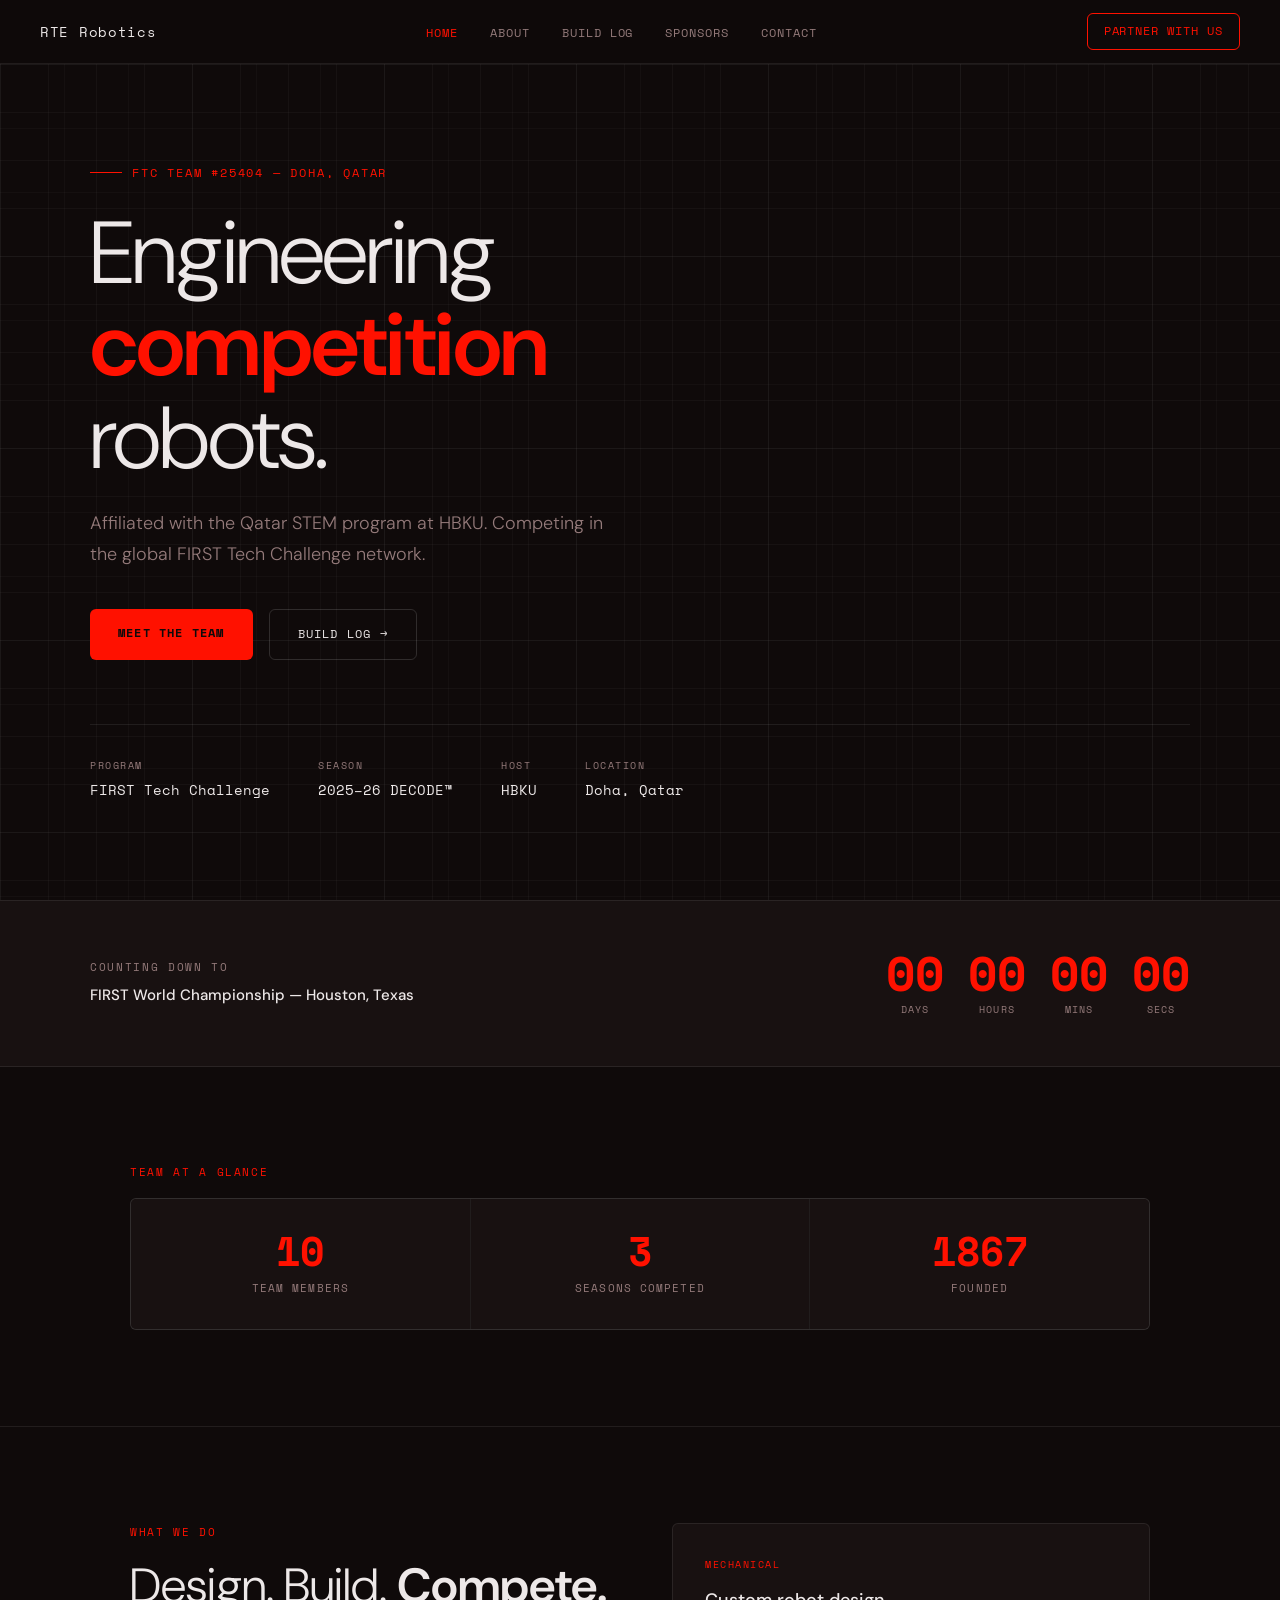
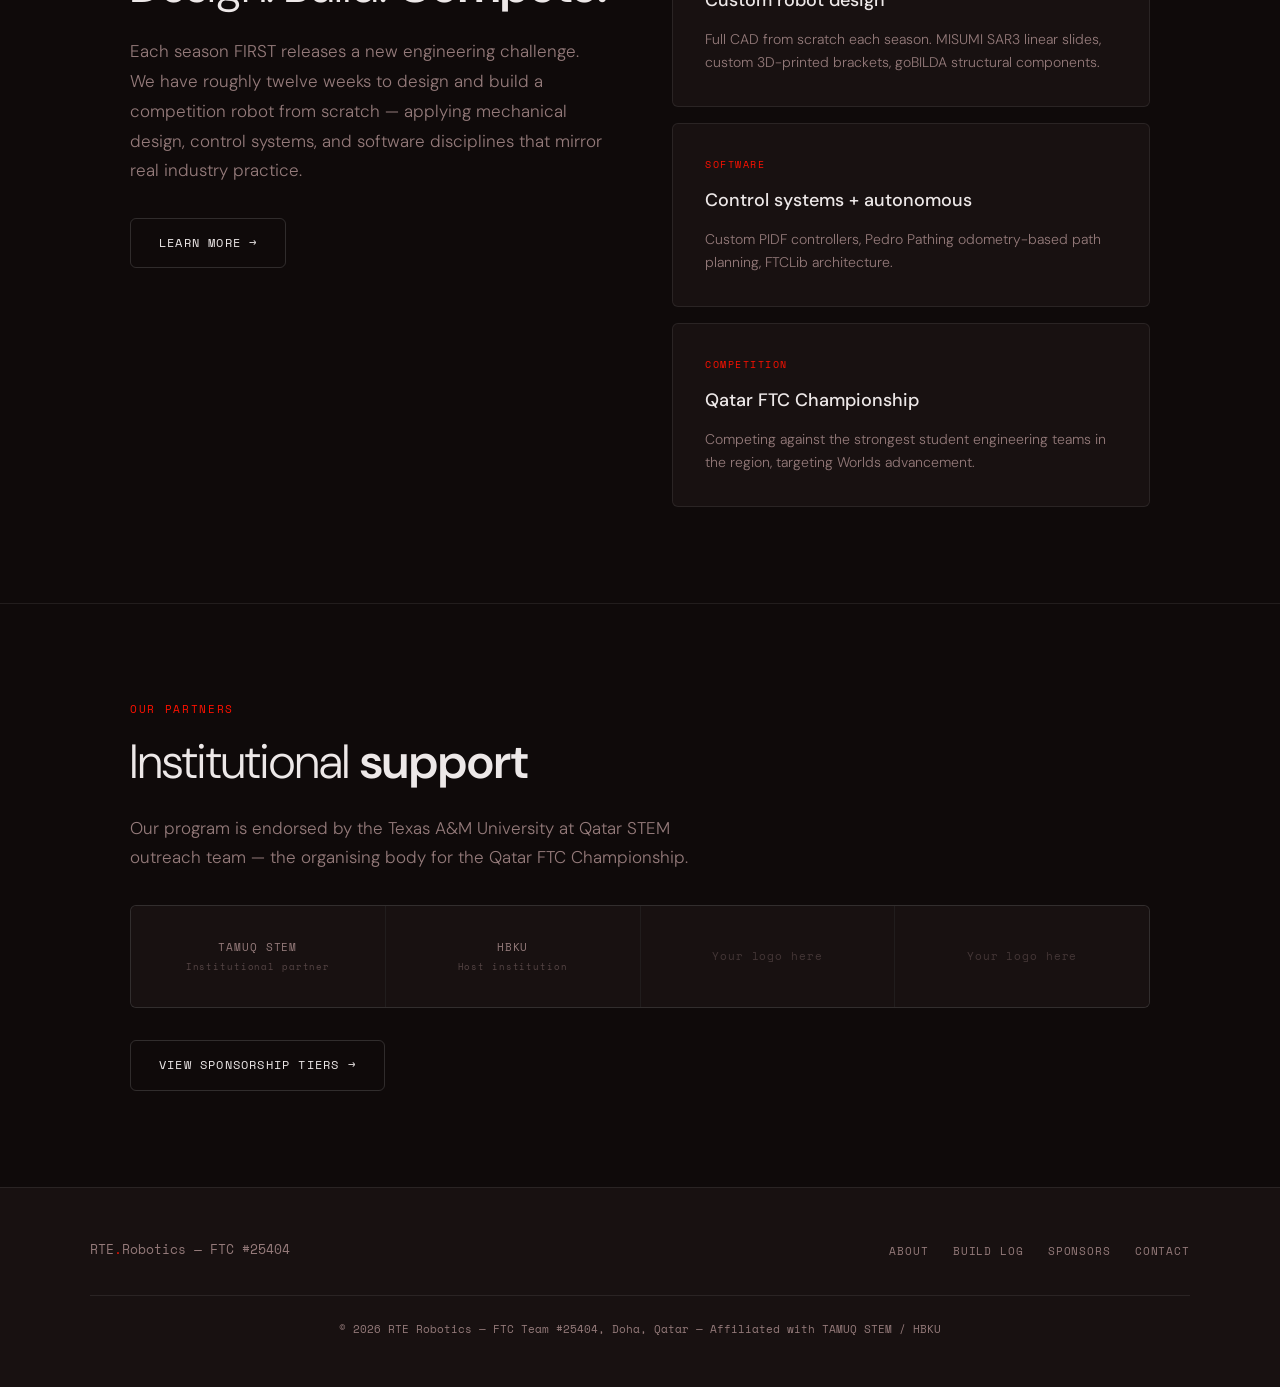
<file: index.html>
<!DOCTYPE html>
<html lang="en">
<head>
<meta charset="UTF-8">
<meta name="viewport" content="width=device-width, initial-scale=1.0">
<meta name="description" content="RTE Robotics — FTC Team #25404, Doha, Qatar. Affiliated with TAMUQ STEM program at HBKU."> <!-- Small paragraph below the big title -->

<title>RTE Robotics — FTC Team #25404</title> <!-- -->

<link rel="stylesheet" href="css/style.css">
</head>
<body>

<!-- Top Navigation banner -->
<nav>
  <a href="index.html" class="nav-logo">RTE<span> </span>Robotics</a> <!-- Text at Top Left -->
  <ul class="nav-links"> <!-- Everything in the top centre -->
    <li><a href="index.html">Home</a></li>
    <li><a href="about.html">About</a></li>
    <li><a href="buildlog.html">Build Log</a></li>
    <li><a href="sponsors.html">Sponsors</a></li>
    <li><a href="contact.html">Contact</a></li>
  </ul>
  <a href="sponsors.html" class="nav-cta">Partner with us</a> <!-- Widget at the top right -->
  <button class="nav-hamburger" aria-label="Menu">
    <span></span><span></span><span></span>
  </button>
</nav>

<div class="page">

  <!-- HERO -->
  <section class="hero grid-bg">
    <div class="hero-inner">
      <p class="hero-tag fade-up">FTC Team #25404 &mdash; Doha, Qatar</p> <!-- Small text on the mid top of the first page -->
      <h1 class="hero-title fade-up">
        Engineering<br><strong>competition</strong><br>robots. <!-- Big Letters in the middle of the top section -->
      </h1>
      <p class="hero-sub fade-up">
        Affiliated with the Qatar STEM program at HBKU. Competing in the global FIRST Tech Challenge network. <!-- Small paragraph below the big text -->
      </p>
      <div class="hero-actions fade-up">
        <a href="about.html" class="btn-primary">Meet the team</a>
        <a href="buildlog.html" class="btn-secondary">Build log &rarr;</a>
      </div>

      <div class="hero-meta fade-up">
        <div class="hero-meta-item">
          <div class="hero-meta-label">Program</div>
          <div class="hero-meta-val">FIRST Tech Challenge</div>
        </div>

        <div class="hero-meta-item">
          <div class="hero-meta-label">Season</div>
          <div class="hero-meta-val">2025&ndash;26 DECODE&trade;</div>
        </div>

        <div class="hero-meta-item">
          <div class="hero-meta-label">Host</div>
          <div class="hero-meta-val">HBKU</div>
        </div>

        <div class="hero-meta-item">
          <div class="hero-meta-label">Location</div>
          <div class="hero-meta-val">Doha, Qatar</div>
        </div>

      </div>
    </div>
  </section>

  <!-- COUNTDOWN -->
  <div class="countdown-section">
    <div class="countdown-inner">
      <div>

        <div class="countdown-label">Counting down to</div>
        <div class="countdown-event">FIRST World Championship &mdash; Houston, Texas</div>
      </div>

      <div class="countdown-units">

        <div class="countdown-unit">
          <span class="countdown-num" id="cd-days">--</span>
          <div class="countdown-unit-label">Days</div>
        </div>

        <div class="countdown-unit">
          <span class="countdown-num" id="cd-hours">--</span>
          <div class="countdown-unit-label">Hours</div>
        </div>

        <div class="countdown-unit">
          <span class="countdown-num" id="cd-mins">--</span>
          <div class="countdown-unit-label">Mins</div>
        </div>

        <div class="countdown-unit">
          <span class="countdown-num" id="cd-secs">--</span>
          <div class="countdown-unit-label">Secs</div>
        </div>

      </div>
    </div>
  </div>

  <!-- STATS -->
  <section class="section">
    <p class="section-label">Team at a glance</p>
    <div class="stats-grid observe-fade">

      <div class="stat-card">
        <span class="stat-num" data-target="11">0</span>
        <div class="stat-label">Team members</div>
      </div>

      <div class="stat-card">
        <span class="stat-num" data-target="3">0</span>
        <div class="stat-label">Seasons competed</div>
      </div>

      <div class="stat-card">
        <span class="stat-num" data-target="2023">0</span>
        <div class="stat-label">Founded</div>
      </div>

    </div>
  </section>

  <div class="divider"></div>

  <!-- WHAT WE DO -->
  <section class="section">
    <div style="display:grid;grid-template-columns:1fr 1fr;gap:4rem;align-items:start;">
      <div class="observe-fade">
        <p class="section-label">What we do</p>
        <h2 class="section-title">Design. Build. <strong>Compete.</strong></h2>
        <p class="section-body">
          Each season FIRST releases a new engineering challenge. 
          We have roughly twelve weeks to design and build a competition robot from scratch — 
          applying mechanical design, control systems, and software disciplines that mirror real industry practice.
        </p>
        <a href="about.html" class="btn-secondary mt-4" style="display:inline-block">Learn more &rarr;</a>
      </div>
      <div class="observe-fade" style="display:flex;flex-direction:column;gap:1rem;">
        <div class="card">
          <div class="card-label">Mechanical</div>
          <div class="card-title">Custom robot design</div>
          <div class="card-body">Full CAD from scratch each season. MISUMI SAR3 linear slides, custom 3D-printed brackets, goBILDA structural components.</div>
        </div>
        <div class="card">
          <div class="card-label">Software</div>
          <div class="card-title">Control systems + autonomous</div>
          <div class="card-body">Custom PIDF controllers, Pedro Pathing odometry-based path planning, FTCLib architecture.</div>
        </div>
        <div class="card">
          <div class="card-label">Competition</div>
          <div class="card-title">Qatar FTC Championship</div>
          <div class="card-body">Competing against the strongest student engineering teams in the region, targeting Worlds advancement.</div>
        </div>
      </div>
    </div>
  </section>

  <div class="divider"></div>

  <!-- SPONSORS PREVIEW -->
  <section class="section">
    <p class="section-label">Our partners</p>
    <h2 class="section-title">Institutional <strong>support</strong></h2>
    <p class="section-body mb-4">
      Our program is endorsed by the Texas A&amp;M University at Qatar STEM outreach team — the organising body for the Qatar FTC Championship.
    </p>
    <div class="sponsor-grid observe-fade">
      <div class="sponsor-slot">
        <div class="sponsor-placeholder">TAMUQ STEM<br><span style="font-size:9px;opacity:0.5">Institutional partner</span></div>
      </div>
      <div class="sponsor-slot">
        <div class="sponsor-placeholder">HBKU<br><span style="font-size:9px;opacity:0.5">Host institution</span></div>
      </div>
      <div class="sponsor-slot">
        <div class="sponsor-placeholder" style="opacity:0.35">Your logo here</div>
      </div>
      <div class="sponsor-slot">
        <div class="sponsor-placeholder" style="opacity:0.35">Your logo here</div>
      </div>
    </div>
    <div class="mt-4">
      <a href="sponsors.html" class="btn-secondary">View sponsorship tiers &rarr;</a>
    </div>
  </section>

  <!-- FOOTER -->
  <footer>
    <div class="footer-inner">
      <div class="footer-logo">RTE<span>.</span>Robotics &mdash; FTC #25404</div>
      <ul class="footer-links">
        <li><a href="about.html">About</a></li>
        <li><a href="buildlog.html">Build log</a></li>
        <li><a href="sponsors.html">Sponsors</a></li>
        <li><a href="contact.html">Contact</a></li>
      </ul>
      <div class="footer-copy">
        &copy; 2026 RTE Robotics &mdash; FTC Team #25404, Doha, Qatar &mdash; Affiliated with TAMUQ STEM / HBKU
      </div>
    </div>
  </footer>

</div>
<script src="js/main.js"></script>
</body>
</html>
</file>
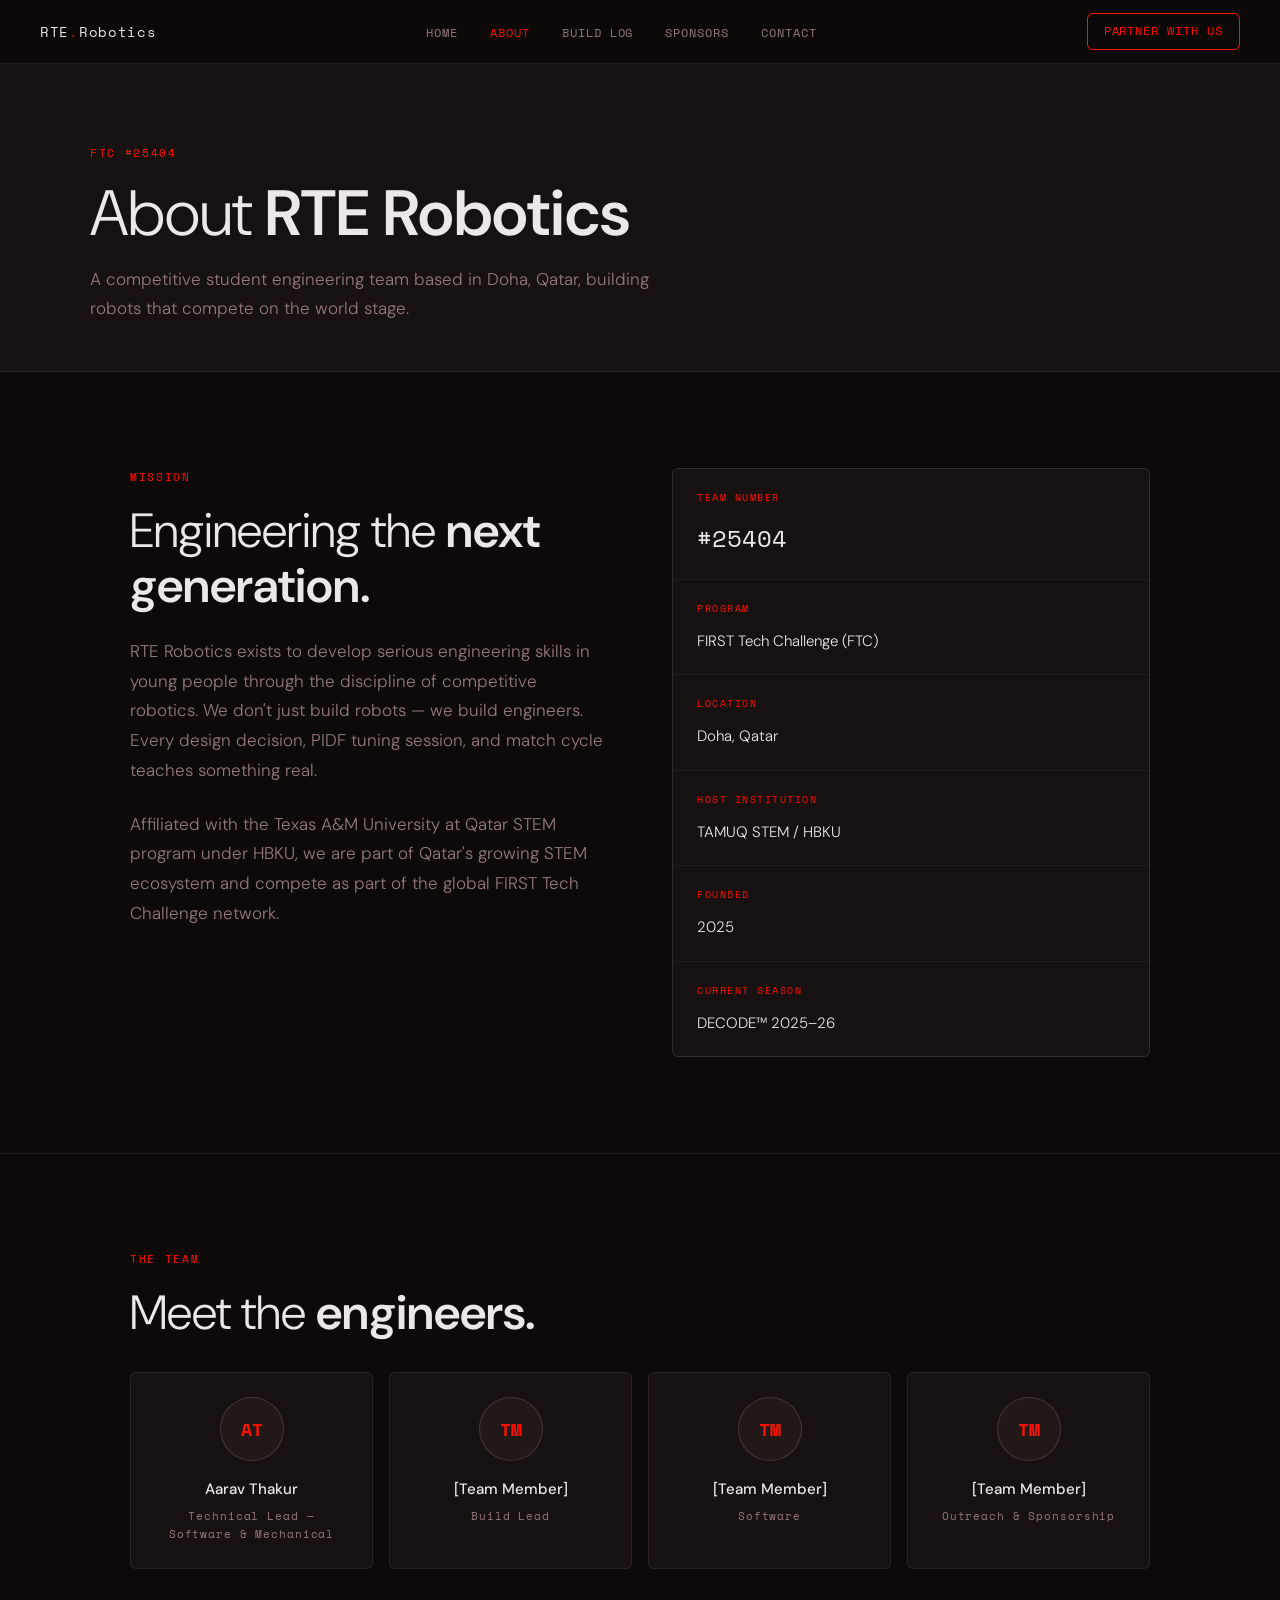
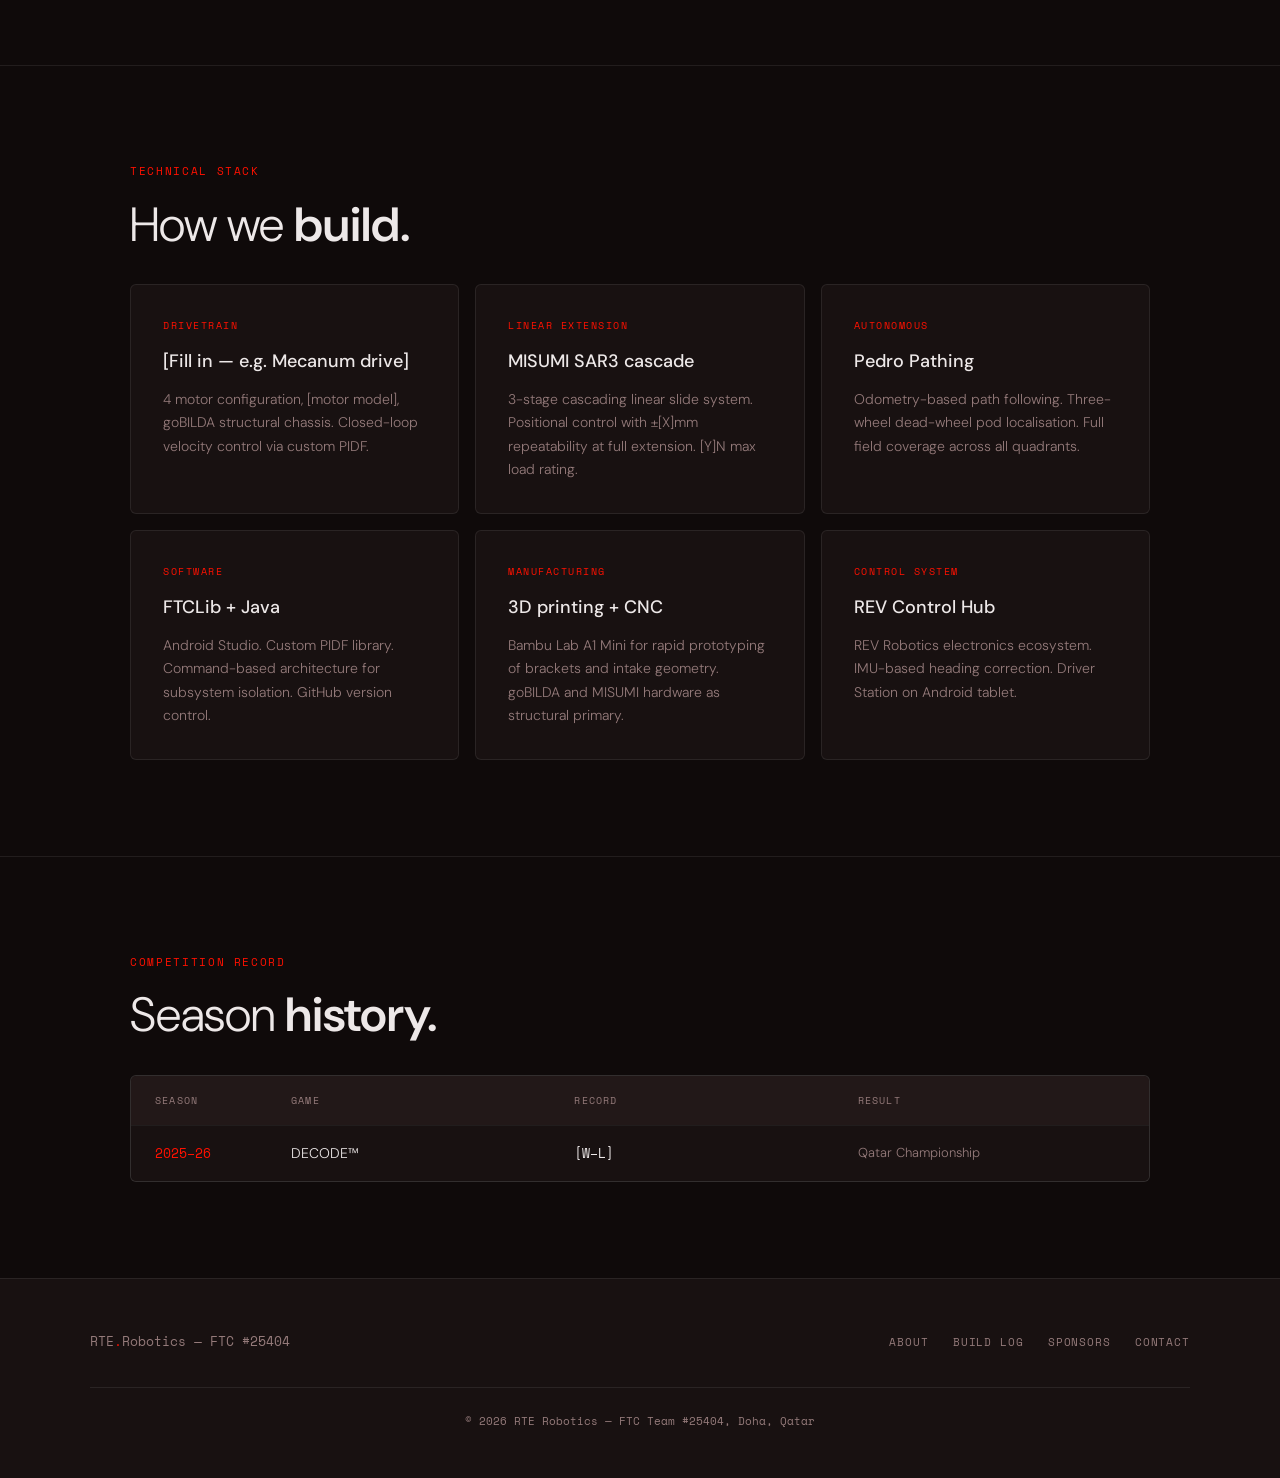
<file: about.html>
<!DOCTYPE html>
<html lang="en">
<head>
<meta charset="UTF-8">
<meta name="viewport" content="width=device-width, initial-scale=1.0">
<meta name="description" content="About RTE Robotics — FTC Team #25404. Our team, history, and institutional affiliations.">
<title>About — RTE Robotics #25404</title>
<link rel="stylesheet" href="css/style.css">
</head>
<body>

<nav>
  <a href="index.html" class="nav-logo">RTE<span>.</span>Robotics</a>
  <ul class="nav-links">
    <li><a href="index.html">Home</a></li>
    <li><a href="about.html">About</a></li>
    <li><a href="buildlog.html">Build Log</a></li>
    <li><a href="sponsors.html">Sponsors</a></li>
    <li><a href="contact.html">Contact</a></li>
  </ul>
  <a href="sponsors.html" class="nav-cta">Partner with us</a>
  <button class="nav-hamburger" aria-label="Menu">
    <span></span><span></span><span></span>
  </button>
</nav>

<div class="page">

  <div class="page-hero grid-bg">
    <div class="page-hero-inner">
      <div class="page-hero-tag">FTC #25404</div>
      <h1 class="page-hero-title">About <strong>RTE Robotics</strong></h1>
      <p class="page-hero-sub">A competitive student engineering team based in Doha, Qatar, building robots that compete on the world stage.</p>
    </div>
  </div>

  <!-- MISSION -->
  <section class="section">
    <div style="display:grid;grid-template-columns:1fr 1fr;gap:4rem;align-items:start">
      <div class="observe-fade">
        <p class="section-label">Mission</p>
        <h2 class="section-title">Engineering the <strong>next generation.</strong></h2>
        <p class="section-body">
          RTE Robotics exists to develop serious engineering skills in young people through the discipline of competitive robotics. We don't just build robots — we build engineers. Every design decision, PIDF tuning session, and match cycle teaches something real.
        </p>
        <p class="section-body mt-3">
          Affiliated with the Texas A&amp;M University at Qatar STEM program under HBKU, we are part of Qatar's growing STEM ecosystem and compete as part of the global FIRST Tech Challenge network.
        </p>
      </div>
      <div class="observe-fade">
        <div style="display:flex;flex-direction:column;gap:1px;background:var(--border);border:1px solid var(--border);border-radius:6px;overflow:hidden">
          <div style="background:var(--bg2);padding:1.25rem 1.5rem">
            <div class="card-label">Team number</div>
            <div style="font-family:var(--mono);font-size:1.5rem;color:var(--text)">#25404</div>
          </div>
          <div style="background:var(--bg2);padding:1.25rem 1.5rem">
            <div class="card-label">Program</div>
            <div style="font-size:15px">FIRST Tech Challenge (FTC)</div>
          </div>
          <div style="background:var(--bg2);padding:1.25rem 1.5rem">
            <div class="card-label">Location</div>
            <div style="font-size:15px">Doha, Qatar</div>
          </div>
          <div style="background:var(--bg2);padding:1.25rem 1.5rem">
            <div class="card-label">Host institution</div>
            <div style="font-size:15px">TAMUQ STEM / HBKU</div>
          </div>
          <div style="background:var(--bg2);padding:1.25rem 1.5rem">
            <div class="card-label">Founded</div>
            <div style="font-size:15px">2025</div>
          </div>
          <div style="background:var(--bg2);padding:1.25rem 1.5rem">
            <div class="card-label">Current season</div>
            <div style="font-size:15px">DECODE&trade; 2025&ndash;26</div>
          </div>
        </div>
      </div>
    </div>
  </section>

  <div class="divider"></div>

  <!-- TEAM -->
  <section class="section">
    <p class="section-label">The team</p>
    <h2 class="section-title">Meet the <strong>engineers.</strong></h2>
    <div class="team-grid observe-fade">
      <div class="team-card">
        <div class="team-avatar">AT</div>
        <div class="team-name">Aarav Thakur</div>
        <div class="team-role">Technical Lead &mdash; Software &amp; Mechanical</div>
      </div>
      <div class="team-card">
        <div class="team-avatar">TM</div>
        <div class="team-name">[Team Member]</div>
        <div class="team-role">Build Lead</div>
      </div>
      <div class="team-card">
        <div class="team-avatar">TM</div>
        <div class="team-name">[Team Member]</div>
        <div class="team-role">Software</div>
      </div>
      <div class="team-card">
        <div class="team-avatar">TM</div>
        <div class="team-name">[Team Member]</div>
        <div class="team-role">Outreach &amp; Sponsorship</div>
      </div>
    </div>
  </section>

  <div class="divider"></div>

  <!-- TECHNICAL STACK -->
  <section class="section">
    <p class="section-label">Technical stack</p>
    <h2 class="section-title">How we <strong>build.</strong></h2>
    <div style="display:grid;grid-template-columns:repeat(auto-fit,minmax(280px,1fr));gap:1rem;margin-top:2rem">
      <div class="card observe-fade">
        <div class="card-label">Drivetrain</div>
        <div class="card-title">[Fill in — e.g. Mecanum drive]</div>
        <div class="card-body">4 motor configuration, [motor model], goBILDA structural chassis. Closed-loop velocity control via custom PIDF.</div>
      </div>
      <div class="card observe-fade">
        <div class="card-label">Linear extension</div>
        <div class="card-title">MISUMI SAR3 cascade</div>
        <div class="card-body">3-stage cascading linear slide system. Positional control with ±[X]mm repeatability at full extension. [Y]N max load rating.</div>
      </div>
      <div class="card observe-fade">
        <div class="card-label">Autonomous</div>
        <div class="card-title">Pedro Pathing</div>
        <div class="card-body">Odometry-based path following. Three-wheel dead-wheel pod localisation. Full field coverage across all quadrants.</div>
      </div>
      <div class="card observe-fade">
        <div class="card-label">Software</div>
        <div class="card-title">FTCLib + Java</div>
        <div class="card-body">Android Studio. Custom PIDF library. Command-based architecture for subsystem isolation. GitHub version control.</div>
      </div>
      <div class="card observe-fade">
        <div class="card-label">Manufacturing</div>
        <div class="card-title">3D printing + CNC</div>
        <div class="card-body">Bambu Lab A1 Mini for rapid prototyping of brackets and intake geometry. goBILDA and MISUMI hardware as structural primary.</div>
      </div>
      <div class="card observe-fade">
        <div class="card-label">Control system</div>
        <div class="card-title">REV Control Hub</div>
        <div class="card-body">REV Robotics electronics ecosystem. IMU-based heading correction. Driver Station on Android tablet.</div>
      </div>
    </div>
  </section>

  <div class="divider"></div>

  <!-- COMPETITION HISTORY -->
  <section class="section">
    <p class="section-label">Competition record</p>
    <h2 class="section-title">Season <strong>history.</strong></h2>
    <div style="display:flex;flex-direction:column;gap:1px;background:var(--border);border:1px solid var(--border);border-radius:6px;overflow:hidden;margin-top:2rem" class="observe-fade">
      <div style="background:var(--bg3);padding:1rem 1.5rem;display:grid;grid-template-columns:120px 1fr 1fr 1fr;gap:1rem">
        <div style="font-family:var(--mono);font-size:10px;letter-spacing:.12em;text-transform:uppercase;color:var(--muted)">Season</div>
        <div style="font-family:var(--mono);font-size:10px;letter-spacing:.12em;text-transform:uppercase;color:var(--muted)">Game</div>
        <div style="font-family:var(--mono);font-size:10px;letter-spacing:.12em;text-transform:uppercase;color:var(--muted)">Record</div>
        <div style="font-family:var(--mono);font-size:10px;letter-spacing:.12em;text-transform:uppercase;color:var(--muted)">Result</div>
      </div>
      <div style="background:var(--bg2);padding:1rem 1.5rem;display:grid;grid-template-columns:120px 1fr 1fr 1fr;gap:1rem;align-items:center">
        <div style="font-family:var(--mono);font-size:13px;color:var(--accent)">2025&ndash;26</div>
        <div style="font-size:14px">DECODE&trade;</div>
        <div style="font-family:var(--mono);font-size:13px">[W&ndash;L]</div>
        <div style="font-size:13px;color:var(--muted)">Qatar Championship</div>
      </div>
    </div>
  </section>

  <!-- FOOTER -->
  <footer>
    <div class="footer-inner">
      <div class="footer-logo">RTE<span>.</span>Robotics &mdash; FTC #25404</div>
      <ul class="footer-links">
        <li><a href="about.html">About</a></li>
        <li><a href="buildlog.html">Build log</a></li>
        <li><a href="sponsors.html">Sponsors</a></li>
        <li><a href="contact.html">Contact</a></li>
      </ul>
      <div class="footer-copy">
        &copy; 2026 RTE Robotics &mdash; FTC Team #25404, Doha, Qatar
      </div>
    </div>
  </footer>

</div>
<script src="js/main.js"></script>
</body>
</html>
</file>
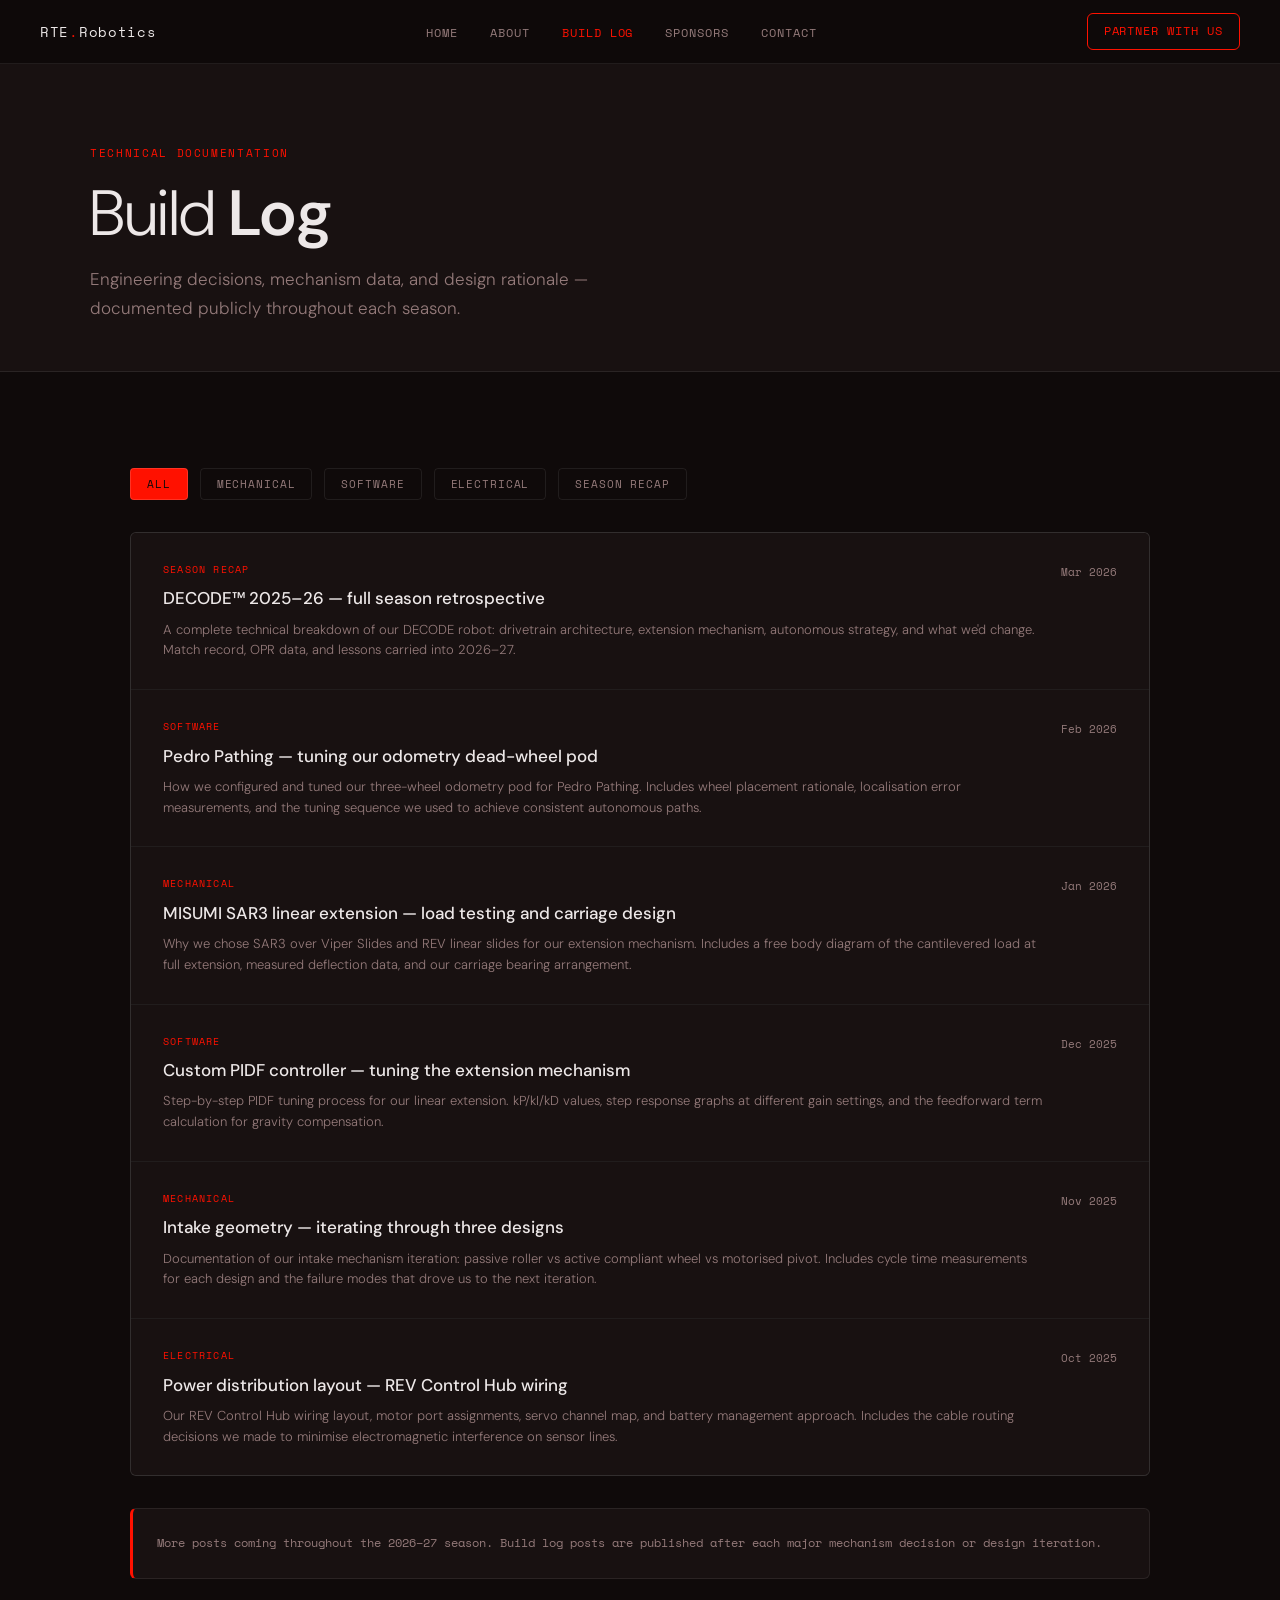
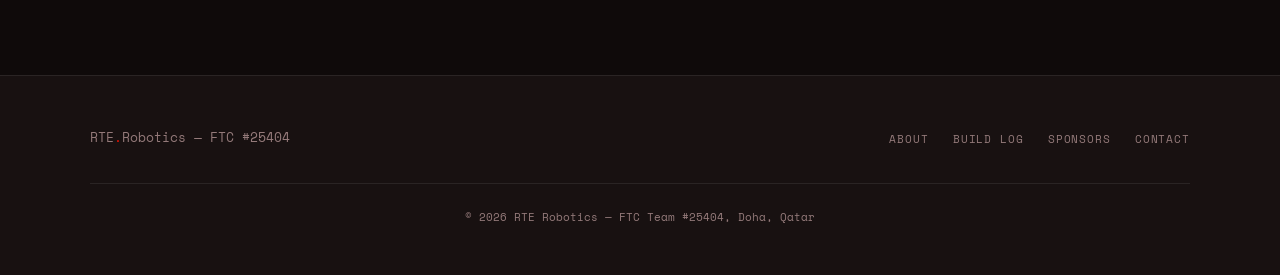
<file: buildlog.html>
<!DOCTYPE html>
<html lang="en">
<head>
<meta charset="UTF-8">
<meta name="viewport" content="width=device-width, initial-scale=1.0">
<meta name="description" content="RTE Robotics build log — technical documentation of our robot design decisions, mechanism data, and engineering process.">
<title>Build Log — RTE Robotics #25404</title>
<link rel="stylesheet" href="css/style.css">
</head>
<body>

<nav>
  <a href="index.html" class="nav-logo">RTE<span>.</span>Robotics</a>
  <ul class="nav-links">
    <li><a href="index.html">Home</a></li>
    <li><a href="about.html">About</a></li>
    <li><a href="buildlog.html">Build Log</a></li>
    <li><a href="sponsors.html">Sponsors</a></li>
    <li><a href="contact.html">Contact</a></li>
  </ul>
  <a href="sponsors.html" class="nav-cta">Partner with us</a>
  <button class="nav-hamburger" aria-label="Menu">
    <span></span><span></span><span></span>
  </button>
</nav>

<div class="page">

  <div class="page-hero grid-bg">
    <div class="page-hero-inner">
      <div class="page-hero-tag">Technical documentation</div>
      <h1 class="page-hero-title">Build <strong>Log</strong></h1>
      <p class="page-hero-sub">Engineering decisions, mechanism data, and design rationale — documented publicly throughout each season.</p>
    </div>
  </div>

  <section class="section">

    <!-- FILTER BAR -->
    <div style="display:flex;gap:0.75rem;flex-wrap:wrap;margin-bottom:2rem" class="observe-fade">
      <button class="filter-btn active" data-filter="all"
        style="font-family:var(--mono);font-size:11px;letter-spacing:.08em;text-transform:uppercase;padding:7px 16px;border-radius:4px;border:1px solid var(--border2);background:var(--accent);color:var(--bg);cursor:pointer;transition:all .2s">
        All
      </button>
      <button class="filter-btn" data-filter="mechanical"
        style="font-family:var(--mono);font-size:11px;letter-spacing:.08em;text-transform:uppercase;padding:7px 16px;border-radius:4px;border:1px solid var(--border);background:transparent;color:var(--muted);cursor:pointer;transition:all .2s">
        Mechanical
      </button>
      <button class="filter-btn" data-filter="software"
        style="font-family:var(--mono);font-size:11px;letter-spacing:.08em;text-transform:uppercase;padding:7px 16px;border-radius:4px;border:1px solid var(--border);background:transparent;color:var(--muted);cursor:pointer;transition:all .2s">
        Software
      </button>
      <button class="filter-btn" data-filter="electrical"
        style="font-family:var(--mono);font-size:11px;letter-spacing:.08em;text-transform:uppercase;padding:7px 16px;border-radius:4px;border:1px solid var(--border);background:transparent;color:var(--muted);cursor:pointer;transition:all .2s">
        Electrical
      </button>
      <button class="filter-btn" data-filter="season"
        style="font-family:var(--mono);font-size:11px;letter-spacing:.08em;text-transform:uppercase;padding:7px 16px;border-radius:4px;border:1px solid var(--border);background:transparent;color:var(--muted);cursor:pointer;transition:all .2s">
        Season recap
      </button>
    </div>

    <!-- POSTS -->
    <div class="post-list observe-fade" id="post-list">

      <article class="post-item" data-category="season">
        <div>
          <div class="post-tag">Season recap</div>
          <div class="post-title">DECODE&trade; 2025&ndash;26 — full season retrospective</div>
          <div class="post-excerpt">
            A complete technical breakdown of our DECODE robot: drivetrain architecture, extension mechanism, autonomous strategy, and what we'd change. Match record, OPR data, and lessons carried into 2026–27.
          </div>
        </div>
        <div class="post-date">Mar 2026</div>
      </article>

      <article class="post-item" data-category="software">
        <div>
          <div class="post-tag">Software</div>
          <div class="post-title">Pedro Pathing — tuning our odometry dead-wheel pod</div>
          <div class="post-excerpt">
            How we configured and tuned our three-wheel odometry pod for Pedro Pathing. Includes wheel placement rationale, localisation error measurements, and the tuning sequence we used to achieve consistent autonomous paths.
          </div>
        </div>
        <div class="post-date">Feb 2026</div>
      </article>

      <article class="post-item" data-category="mechanical">
        <div>
          <div class="post-tag">Mechanical</div>
          <div class="post-title">MISUMI SAR3 linear extension — load testing and carriage design</div>
          <div class="post-excerpt">
            Why we chose SAR3 over Viper Slides and REV linear slides for our extension mechanism. Includes a free body diagram of the cantilevered load at full extension, measured deflection data, and our carriage bearing arrangement.
          </div>
        </div>
        <div class="post-date">Jan 2026</div>
      </article>

      <article class="post-item" data-category="software">
        <div>
          <div class="post-tag">Software</div>
          <div class="post-title">Custom PIDF controller — tuning the extension mechanism</div>
          <div class="post-excerpt">
            Step-by-step PIDF tuning process for our linear extension. kP/kI/kD values, step response graphs at different gain settings, and the feedforward term calculation for gravity compensation.
          </div>
        </div>
        <div class="post-date">Dec 2025</div>
      </article>

      <article class="post-item" data-category="mechanical">
        <div>
          <div class="post-tag">Mechanical</div>
          <div class="post-title">Intake geometry — iterating through three designs</div>
          <div class="post-excerpt">
            Documentation of our intake mechanism iteration: passive roller vs active compliant wheel vs motorised pivot. Includes cycle time measurements for each design and the failure modes that drove us to the next iteration.
          </div>
        </div>
        <div class="post-date">Nov 2025</div>
      </article>

      <article class="post-item" data-category="electrical">
        <div>
          <div class="post-tag">Electrical</div>
          <div class="post-title">Power distribution layout — REV Control Hub wiring</div>
          <div class="post-excerpt">
            Our REV Control Hub wiring layout, motor port assignments, servo channel map, and battery management approach. Includes the cable routing decisions we made to minimise electromagnetic interference on sensor lines.
          </div>
        </div>
        <div class="post-date">Oct 2025</div>
      </article>

    </div>

    <!-- NO POSTS MESSAGE -->
    <div id="no-posts" style="display:none;padding:3rem;text-align:center;border:1px solid var(--border);border-radius:6px;background:var(--bg2);margin-top:1px">
      <p style="font-family:var(--mono);font-size:12px;color:var(--muted)">No posts in this category yet.</p>
    </div>

    <!-- COMING SOON NOTE -->
    <div style="margin-top:2rem;padding:1.5rem;background:var(--bg2);border:1px solid var(--border);border-radius:6px;border-left:3px solid var(--accent)">
      <p style="font-family:var(--mono);font-size:12px;color:var(--muted)">
        More posts coming throughout the 2026&ndash;27 season. Build log posts are published after each major mechanism decision or design iteration.
      </p>
    </div>

  </section>

  <!-- FOOTER -->
  <footer>
    <div class="footer-inner">
      <div class="footer-logo">RTE<span>.</span>Robotics &mdash; FTC #25404</div>
      <ul class="footer-links">
        <li><a href="about.html">About</a></li>
        <li><a href="buildlog.html">Build log</a></li>
        <li><a href="sponsors.html">Sponsors</a></li>
        <li><a href="contact.html">Contact</a></li>
      </ul>
      <div class="footer-copy">
        &copy; 2026 RTE Robotics &mdash; FTC Team #25404, Doha, Qatar
      </div>
    </div>
  </footer>

</div>
<script src="js/main.js"></script>
<script>
const filterBtns = document.querySelectorAll('.filter-btn');
const posts = document.querySelectorAll('#post-list .post-item');
const noPosts = document.getElementById('no-posts');

filterBtns.forEach(btn => {
  btn.addEventListener('click', () => {
    const filter = btn.dataset.filter;
    filterBtns.forEach(b => {
      b.style.background = 'transparent';
      b.style.color = 'var(--muted)';
      b.style.borderColor = 'var(--border)';
    });
    btn.style.background = 'var(--accent)';
    btn.style.color = 'var(--bg)';
    btn.style.borderColor = 'var(--accent)';

    let visible = 0;
    posts.forEach(post => {
      const show = filter === 'all' || post.dataset.category === filter;
      post.style.display = show ? 'grid' : 'none';
      if (show) visible++;
    });
    noPosts.style.display = visible === 0 ? 'block' : 'none';
  });
});
</script>
</body>
</html>
</file>
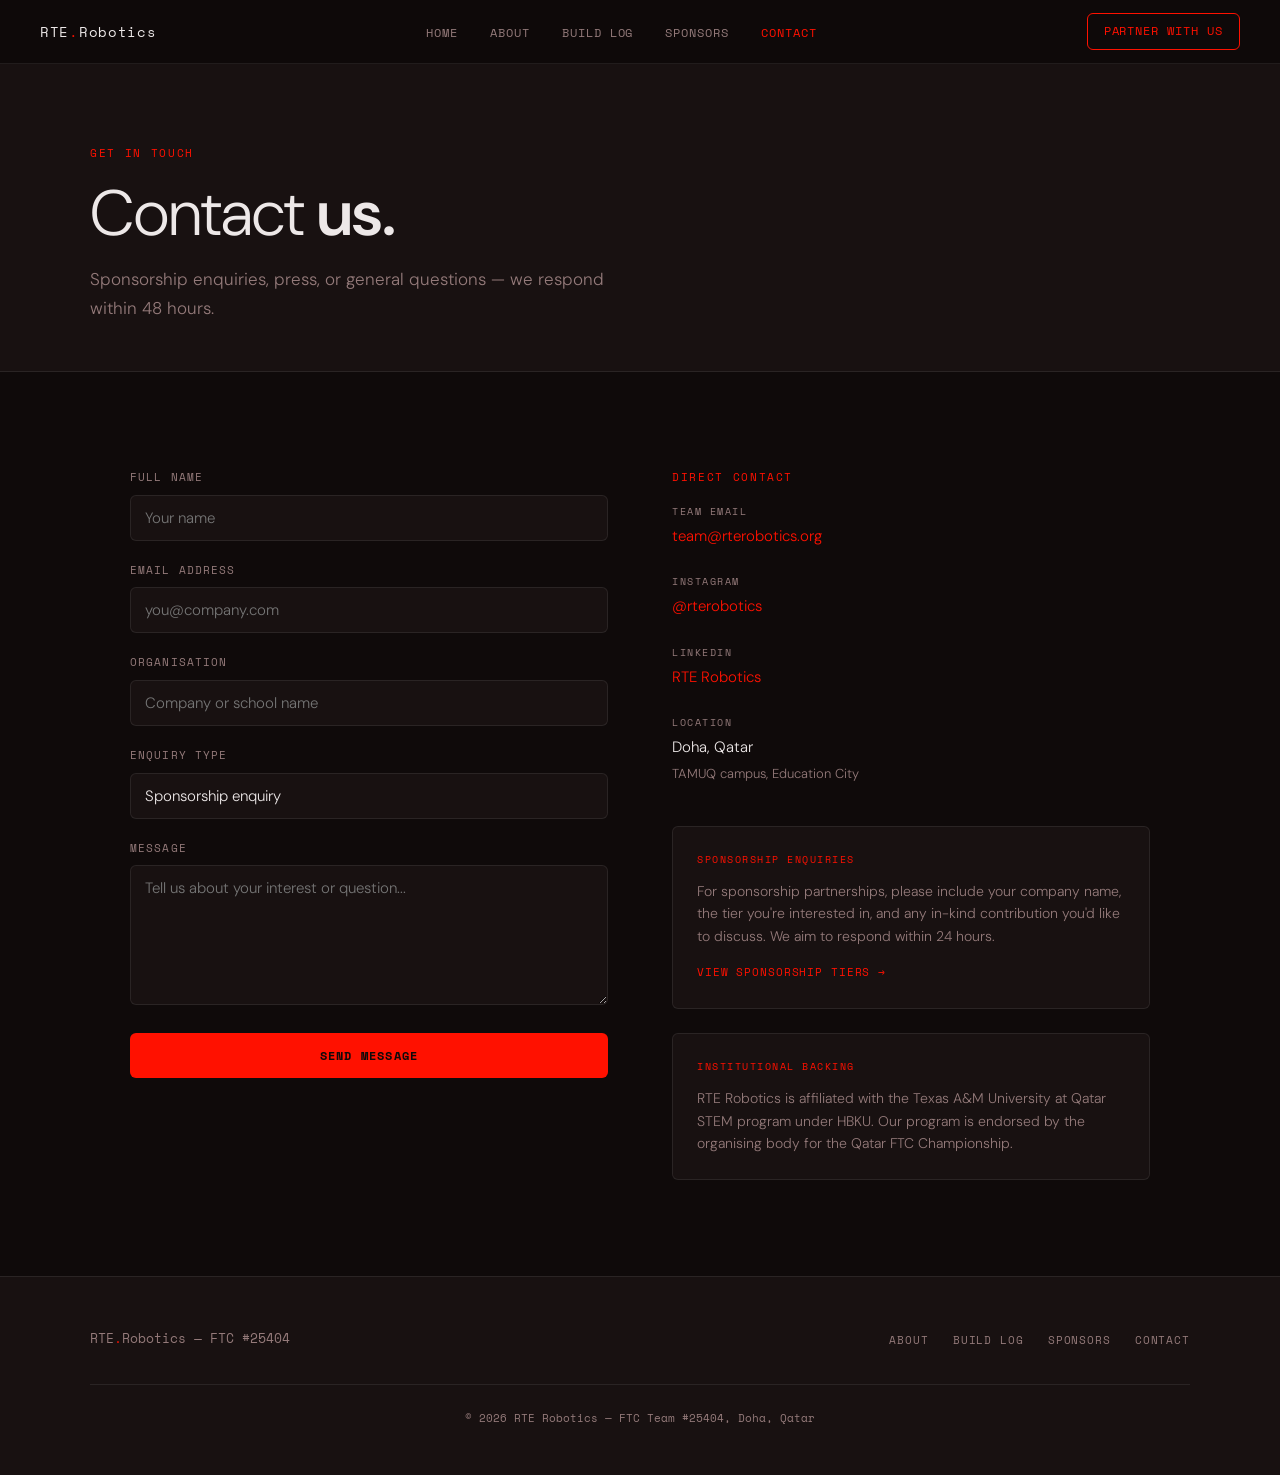
<file: contact.html>
<!DOCTYPE html>
<html lang="en">
<head>
<meta charset="UTF-8">
<meta name="viewport" content="width=device-width, initial-scale=1.0">
<meta name="description" content="Contact RTE Robotics — FTC Team #25404, Doha, Qatar. Sponsorship enquiries, press, and general contact.">
<title>Contact — RTE Robotics #25404</title>
<link rel="stylesheet" href="css/style.css">
</head>
<body>

<nav>
  <a href="index.html" class="nav-logo">RTE<span>.</span>Robotics</a>
  <ul class="nav-links">
    <li><a href="index.html">Home</a></li>
    <li><a href="about.html">About</a></li>
    <li><a href="buildlog.html">Build Log</a></li>
    <li><a href="sponsors.html">Sponsors</a></li>
    <li><a href="contact.html">Contact</a></li>
  </ul>
  <a href="sponsors.html" class="nav-cta">Partner with us</a>
  <button class="nav-hamburger" aria-label="Menu">
    <span></span><span></span><span></span>
  </button>
</nav>

<div class="page">

  <div class="page-hero grid-bg">
    <div class="page-hero-inner">
      <div class="page-hero-tag">Get in touch</div>
      <h1 class="page-hero-title">Contact <strong>us.</strong></h1>
      <p class="page-hero-sub">Sponsorship enquiries, press, or general questions — we respond within 48 hours.</p>
    </div>
  </div>

  <section class="section">
    <div class="contact-grid">

      <!-- FORM -->
      <div class="observe-fade">
        <form id="contact-form">
          <div class="form-group">
            <label class="form-label" for="name">Full name</label>
            <input class="form-input" type="text" id="name" name="name" placeholder="Your name" required>
          </div>
          <div class="form-group">
            <label class="form-label" for="email">Email address</label>
            <input class="form-input" type="email" id="email" name="email" placeholder="you@company.com" required>
          </div>
          <div class="form-group">
            <label class="form-label" for="org">Organisation</label>
            <input class="form-input" type="text" id="org" name="org" placeholder="Company or school name">
          </div>
          <div class="form-group">
            <label class="form-label" for="subject">Enquiry type</label>
            <select class="form-select" id="subject" name="subject">
              <option value="sponsorship">Sponsorship enquiry</option>
              <option value="inkind">In-kind / hardware partnership</option>
              <option value="press">Press / media</option>
              <option value="general">General question</option>
            </select>
          </div>
          <div class="form-group">
            <label class="form-label" for="message">Message</label>
            <textarea class="form-textarea" id="message" name="message" placeholder="Tell us about your interest or question..." required></textarea>
          </div>
          <button type="submit" class="form-submit">Send message</button>
        </form>
      </div>

      <!-- CONTACT INFO -->
      <div class="observe-fade">
        <div style="margin-bottom:2.5rem">
          <p class="section-label">Direct contact</p>
          <div class="contact-info-item">
            <div class="contact-info-label">Team email</div>
            <div class="contact-info-val"><a href="mailto:team@rterobotics.org">team@rterobotics.org</a></div>
          </div>
          <div class="contact-info-item">
            <div class="contact-info-label">Instagram</div>
            <div class="contact-info-val"><a href="https://instagram.com/rterobotics" target="_blank" rel="noopener">@rterobotics</a></div>
          </div>
          <div class="contact-info-item">
            <div class="contact-info-label">LinkedIn</div>
            <div class="contact-info-val"><a href="https://linkedin.com/company/rte-robotics" target="_blank" rel="noopener">RTE Robotics</a></div>
          </div>
          <div class="contact-info-item">
            <div class="contact-info-label">Location</div>
            <div class="contact-info-val">Doha, Qatar<br><span style="font-size:13px;color:var(--muted)">TAMUQ campus, Education City</span></div>
          </div>
        </div>

        <div style="background:var(--bg2);border:1px solid var(--border);border-radius:6px;padding:1.5rem;margin-bottom:1.5rem">
          <p class="card-label">Sponsorship enquiries</p>
          <p style="font-size:14px;color:var(--muted);line-height:1.6">
            For sponsorship partnerships, please include your company name, the tier you're interested in, and any in-kind contribution you'd like to discuss. We aim to respond within 24 hours.
          </p>
          <a href="sponsors.html" style="display:inline-block;margin-top:1rem;font-family:var(--mono);font-size:11px;letter-spacing:.08em;text-transform:uppercase;color:var(--accent)">View sponsorship tiers &rarr;</a>
        </div>

        <div style="background:var(--bg2);border:1px solid var(--border);border-radius:6px;padding:1.5rem">
          <p class="card-label">Institutional backing</p>
          <p style="font-size:14px;color:var(--muted);line-height:1.6">
            RTE Robotics is affiliated with the Texas A&amp;M University at Qatar STEM program under HBKU. Our program is endorsed by the organising body for the Qatar FTC Championship.
          </p>
        </div>

      </div>
    </div>
  </section>

  <!-- FOOTER -->
  <footer>
    <div class="footer-inner">
      <div class="footer-logo">RTE<span>.</span>Robotics &mdash; FTC #25404</div>
      <ul class="footer-links">
        <li><a href="about.html">About</a></li>
        <li><a href="buildlog.html">Build log</a></li>
        <li><a href="sponsors.html">Sponsors</a></li>
        <li><a href="contact.html">Contact</a></li>
      </ul>
      <div class="footer-copy">
        &copy; 2026 RTE Robotics &mdash; FTC Team #25404, Doha, Qatar
      </div>
    </div>
  </footer>

</div>
<script src="js/main.js"></script>
</body>
</html>
</file>
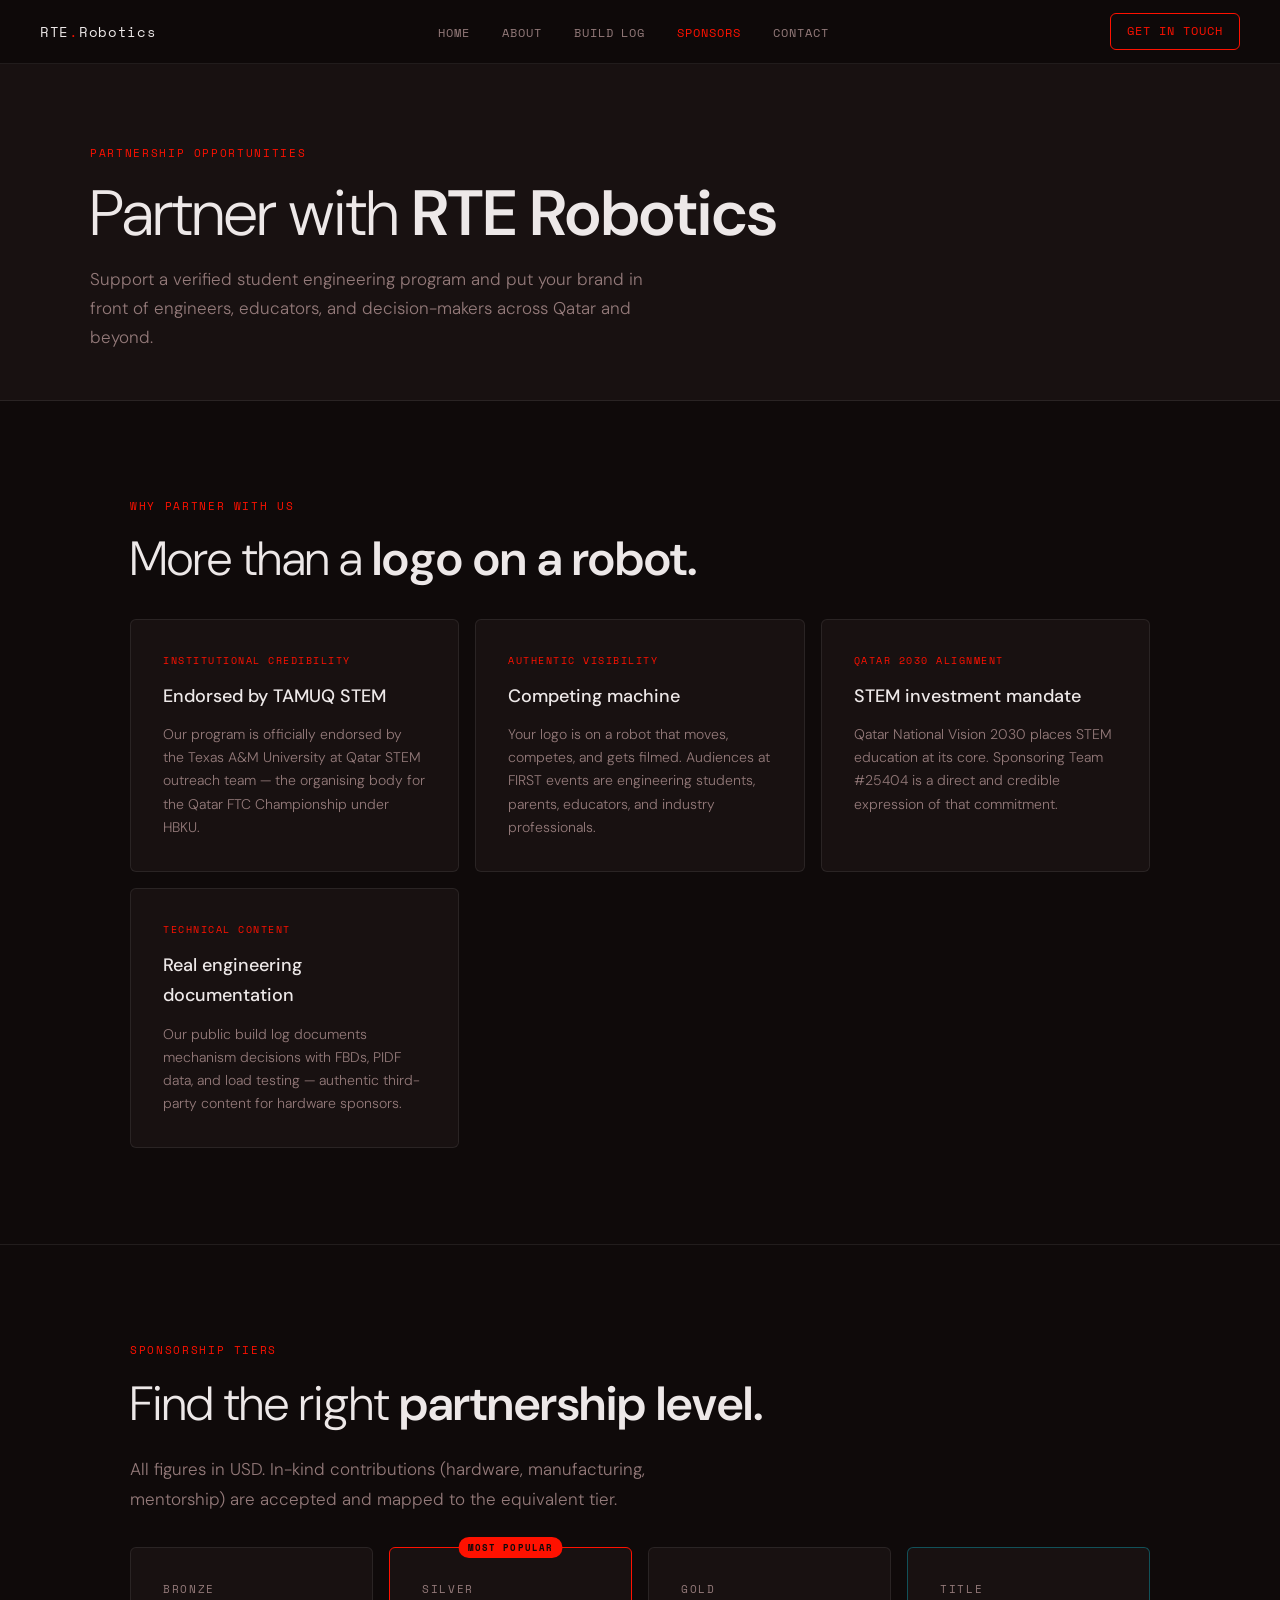
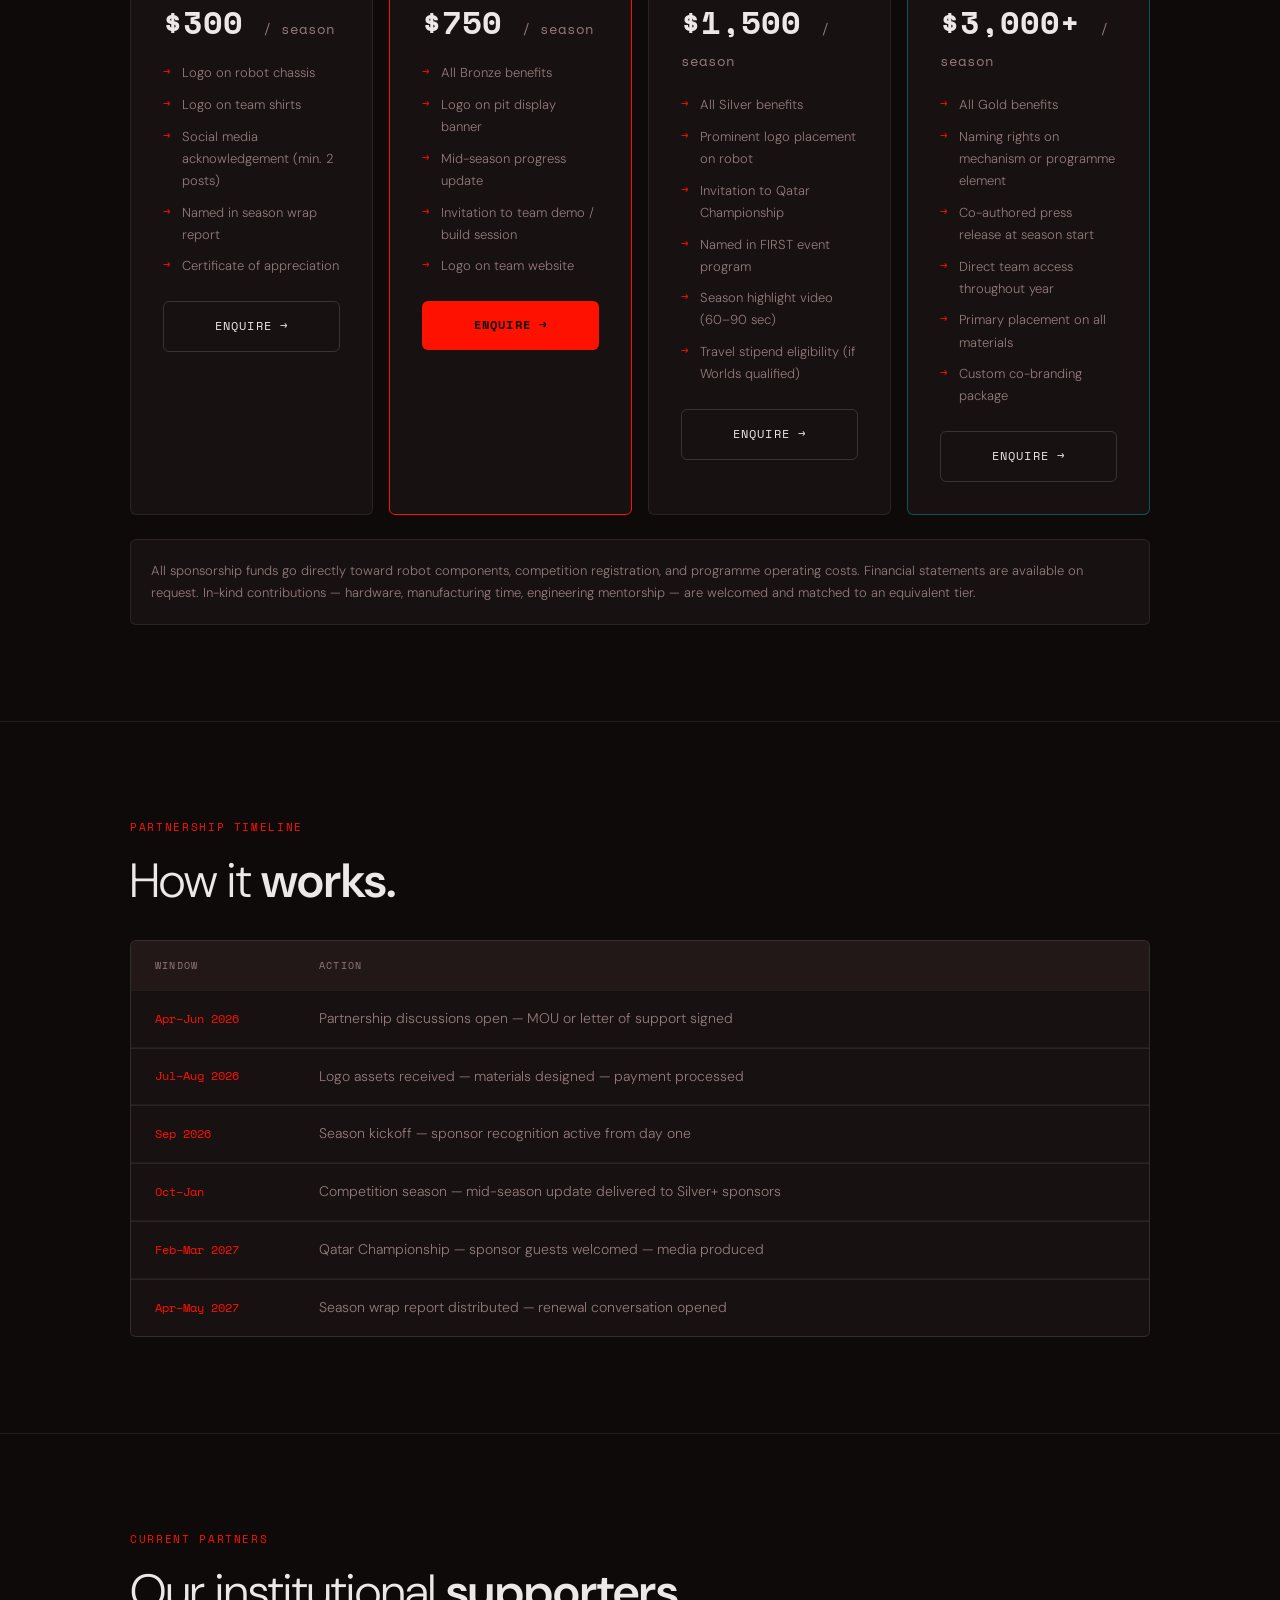
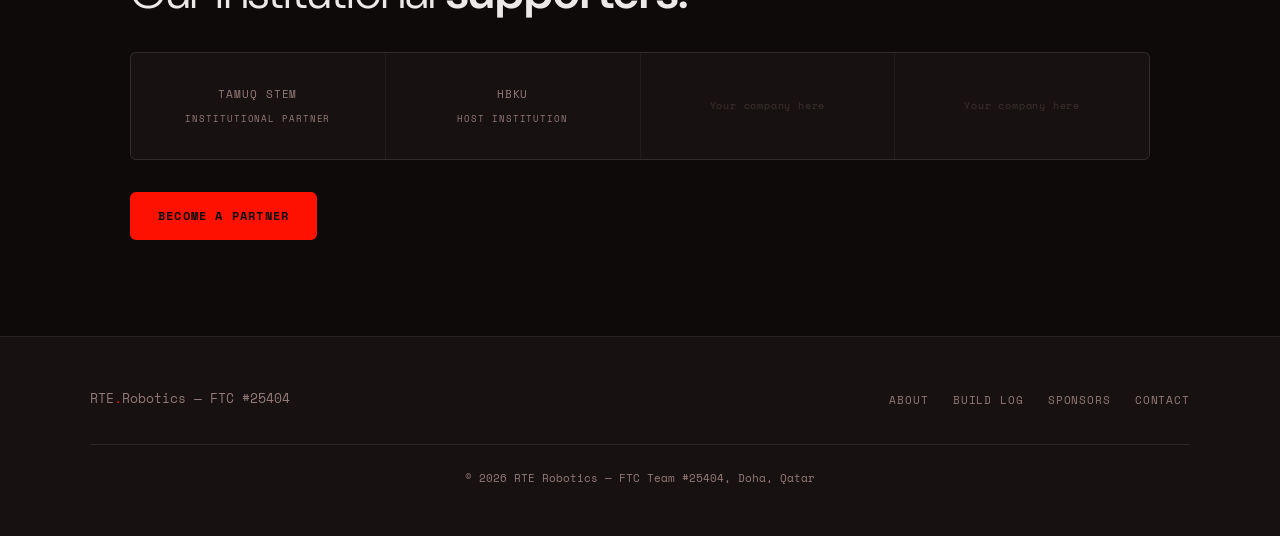
<file: sponsors.html>
<!DOCTYPE html>
<html lang="en">
<head>
<meta charset="UTF-8">
<meta name="viewport" content="width=device-width, initial-scale=1.0">
<meta name="description" content="Partner with RTE Robotics — FTC Team #25404. Sponsorship tiers, deliverables, and partnership information.">
<title>Sponsors — RTE Robotics #25404</title>
<link rel="stylesheet" href="css/style.css">
</head>
<body>

<nav>
  <a href="index.html" class="nav-logo">RTE<span>.</span>Robotics</a>
  <ul class="nav-links">
    <li><a href="index.html">Home</a></li>
    <li><a href="about.html">About</a></li>
    <li><a href="buildlog.html">Build Log</a></li>
    <li><a href="sponsors.html">Sponsors</a></li>
    <li><a href="contact.html">Contact</a></li>
  </ul>
  <a href="contact.html" class="nav-cta">Get in touch</a>
  <button class="nav-hamburger" aria-label="Menu">
    <span></span><span></span><span></span>
  </button>
</nav>

<div class="page">

  <div class="page-hero grid-bg">
    <div class="page-hero-inner">
      <div class="page-hero-tag">Partnership opportunities</div>
      <h1 class="page-hero-title">Partner with <strong>RTE Robotics</strong></h1>
      <p class="page-hero-sub">Support a verified student engineering program and put your brand in front of engineers, educators, and decision-makers across Qatar and beyond.</p>
    </div>
  </div>

  <!-- WHY SPONSOR -->
  <section class="section">
    <p class="section-label">Why partner with us</p>
    <h2 class="section-title">More than a <strong>logo on a robot.</strong></h2>
    <div style="display:grid;grid-template-columns:repeat(auto-fit,minmax(260px,1fr));gap:1rem;margin-top:2rem">
      <div class="card observe-fade">
        <div class="card-label">Institutional credibility</div>
        <div class="card-title">Endorsed by TAMUQ STEM</div>
        <div class="card-body">Our program is officially endorsed by the Texas A&amp;M University at Qatar STEM outreach team — the organising body for the Qatar FTC Championship under HBKU.</div>
      </div>
      <div class="card observe-fade">
        <div class="card-label">Authentic visibility</div>
        <div class="card-title">Competing machine</div>
        <div class="card-body">Your logo is on a robot that moves, competes, and gets filmed. Audiences at FIRST events are engineering students, parents, educators, and industry professionals.</div>
      </div>
      <div class="card observe-fade">
        <div class="card-label">Qatar 2030 alignment</div>
        <div class="card-title">STEM investment mandate</div>
        <div class="card-body">Qatar National Vision 2030 places STEM education at its core. Sponsoring Team #25404 is a direct and credible expression of that commitment.</div>
      </div>
      <div class="card observe-fade">
        <div class="card-label">Technical content</div>
        <div class="card-title">Real engineering documentation</div>
        <div class="card-body">Our public build log documents mechanism decisions with FBDs, PIDF data, and load testing — authentic third-party content for hardware sponsors.</div>
      </div>
    </div>
  </section>

  <div class="divider"></div>

  <!-- TIERS -->
  <section class="section">
    <p class="section-label">Sponsorship tiers</p>
    <h2 class="section-title">Find the right <strong>partnership level.</strong></h2>
    <p class="section-body">All figures in USD. In-kind contributions (hardware, manufacturing, mentorship) are accepted and mapped to the equivalent tier.</p>

    <div class="tier-grid observe-fade">

      <div class="tier-card">
        <div class="tier-name">Bronze</div>
        <div class="tier-price">$300 <span>/ season</span></div>
        <ul class="tier-benefits">
          <li>Logo on robot chassis</li>
          <li>Logo on team shirts</li>
          <li>Social media acknowledgement (min. 2 posts)</li>
          <li>Named in season wrap report</li>
          <li>Certificate of appreciation</li>
        </ul>
        <a href="contact.html" class="btn-secondary" style="display:block;text-align:center;margin-top:1.5rem">Enquire &rarr;</a>
      </div>

      <div class="tier-card featured">
        <div class="tier-name">Silver</div>
        <div class="tier-price">$750 <span>/ season</span></div>
        <ul class="tier-benefits">
          <li>All Bronze benefits</li>
          <li>Logo on pit display banner</li>
          <li>Mid-season progress update</li>
          <li>Invitation to team demo / build session</li>
          <li>Logo on team website</li>
        </ul>
        <a href="contact.html" class="btn-primary" style="display:block;text-align:center;margin-top:1.5rem">Enquire &rarr;</a>
      </div>

      <div class="tier-card">
        <div class="tier-name">Gold</div>
        <div class="tier-price">$1,500 <span>/ season</span></div>
        <ul class="tier-benefits">
          <li>All Silver benefits</li>
          <li>Prominent logo placement on robot</li>
          <li>Invitation to Qatar Championship</li>
          <li>Named in FIRST event program</li>
          <li>Season highlight video (60&ndash;90 sec)</li>
          <li>Travel stipend eligibility (if Worlds qualified)</li>
        </ul>
        <a href="contact.html" class="btn-secondary" style="display:block;text-align:center;margin-top:1.5rem">Enquire &rarr;</a>
      </div>

      <div class="tier-card" style="border-color:rgba(0,229,255,0.3)">
        <div class="tier-name">Title</div>
        <div class="tier-price">$3,000+ <span>/ season</span></div>
        <ul class="tier-benefits">
          <li>All Gold benefits</li>
          <li>Naming rights on mechanism or programme element</li>
          <li>Co-authored press release at season start</li>
          <li>Direct team access throughout year</li>
          <li>Primary placement on all materials</li>
          <li>Custom co-branding package</li>
        </ul>
        <a href="contact.html" class="btn-secondary" style="display:block;text-align:center;margin-top:1.5rem">Enquire &rarr;</a>
      </div>

    </div>

    <div style="margin-top:1.5rem;padding:1.25rem;background:var(--bg2);border:1px solid var(--border);border-radius:6px">
      <p style="font-size:13px;color:var(--muted)">
        All sponsorship funds go directly toward robot components, competition registration, and programme operating costs. Financial statements are available on request. In-kind contributions — hardware, manufacturing time, engineering mentorship — are welcomed and matched to an equivalent tier.
      </p>
    </div>
  </section>

  <div class="divider"></div>

  <!-- PARTNERSHIP TIMELINE -->
  <section class="section">
    <p class="section-label">Partnership timeline</p>
    <h2 class="section-title">How it <strong>works.</strong></h2>
    <div style="display:flex;flex-direction:column;gap:1px;background:var(--border);border:1px solid var(--border);border-radius:6px;overflow:hidden;margin-top:2rem" class="observe-fade">
      <div style="background:var(--bg3);padding:1rem 1.5rem;display:grid;grid-template-columns:140px 1fr;gap:1.5rem">
        <div style="font-family:var(--mono);font-size:10px;letter-spacing:.12em;text-transform:uppercase;color:var(--muted)">Window</div>
        <div style="font-family:var(--mono);font-size:10px;letter-spacing:.12em;text-transform:uppercase;color:var(--muted)">Action</div>
      </div>
      <div style="background:var(--bg2);padding:1rem 1.5rem;display:grid;grid-template-columns:140px 1fr;gap:1.5rem;align-items:center">
        <div style="font-family:var(--mono);font-size:12px;color:var(--accent)">Apr&ndash;Jun 2026</div>
        <div style="font-size:14px;color:var(--muted)">Partnership discussions open — MOU or letter of support signed</div>
      </div>
      <div style="background:var(--bg2);padding:1rem 1.5rem;display:grid;grid-template-columns:140px 1fr;gap:1.5rem;align-items:center;border-top:1px solid var(--border)">
        <div style="font-family:var(--mono);font-size:12px;color:var(--accent)">Jul&ndash;Aug 2026</div>
        <div style="font-size:14px;color:var(--muted)">Logo assets received — materials designed — payment processed</div>
      </div>
      <div style="background:var(--bg2);padding:1rem 1.5rem;display:grid;grid-template-columns:140px 1fr;gap:1.5rem;align-items:center;border-top:1px solid var(--border)">
        <div style="font-family:var(--mono);font-size:12px;color:var(--accent)">Sep 2026</div>
        <div style="font-size:14px;color:var(--muted)">Season kickoff — sponsor recognition active from day one</div>
      </div>
      <div style="background:var(--bg2);padding:1rem 1.5rem;display:grid;grid-template-columns:140px 1fr;gap:1.5rem;align-items:center;border-top:1px solid var(--border)">
        <div style="font-family:var(--mono);font-size:12px;color:var(--accent)">Oct&ndash;Jan</div>
        <div style="font-size:14px;color:var(--muted)">Competition season — mid-season update delivered to Silver+ sponsors</div>
      </div>
      <div style="background:var(--bg2);padding:1rem 1.5rem;display:grid;grid-template-columns:140px 1fr;gap:1.5rem;align-items:center;border-top:1px solid var(--border)">
        <div style="font-family:var(--mono);font-size:12px;color:var(--accent)">Feb&ndash;Mar 2027</div>
        <div style="font-size:14px;color:var(--muted)">Qatar Championship — sponsor guests welcomed — media produced</div>
      </div>
      <div style="background:var(--bg2);padding:1rem 1.5rem;display:grid;grid-template-columns:140px 1fr;gap:1.5rem;align-items:center;border-top:1px solid var(--border)">
        <div style="font-family:var(--mono);font-size:12px;color:var(--accent)">Apr&ndash;May 2027</div>
        <div style="font-size:14px;color:var(--muted)">Season wrap report distributed — renewal conversation opened</div>
      </div>
    </div>
  </section>

  <div class="divider"></div>

  <!-- CURRENT PARTNERS -->
  <section class="section">
    <p class="section-label">Current partners</p>
    <h2 class="section-title">Our institutional <strong>supporters.</strong></h2>
    <div class="sponsor-grid observe-fade" style="margin-top:2rem">
      <div class="sponsor-slot" style="flex-direction:column;gap:0.5rem">
        <div class="sponsor-placeholder">TAMUQ STEM</div>
        <div style="font-family:var(--mono);font-size:9px;color:var(--muted);letter-spacing:.1em;text-transform:uppercase">Institutional partner</div>
      </div>
      <div class="sponsor-slot" style="flex-direction:column;gap:0.5rem">
        <div class="sponsor-placeholder">HBKU</div>
        <div style="font-family:var(--mono);font-size:9px;color:var(--muted);letter-spacing:.1em;text-transform:uppercase">Host institution</div>
      </div>
      <div class="sponsor-slot">
        <div class="sponsor-placeholder" style="opacity:0.3;font-size:10px">Your company here</div>
      </div>
      <div class="sponsor-slot">
        <div class="sponsor-placeholder" style="opacity:0.3;font-size:10px">Your company here</div>
      </div>
    </div>
    <div class="mt-4">
      <a href="contact.html" class="btn-primary">Become a partner</a>
    </div>
  </section>

  <!-- FOOTER -->
  <footer>
    <div class="footer-inner">
      <div class="footer-logo">RTE<span>.</span>Robotics &mdash; FTC #25404</div>
      <ul class="footer-links">
        <li><a href="about.html">About</a></li>
        <li><a href="buildlog.html">Build log</a></li>
        <li><a href="sponsors.html">Sponsors</a></li>
        <li><a href="contact.html">Contact</a></li>
      </ul>
      <div class="footer-copy">
        &copy; 2026 RTE Robotics &mdash; FTC Team #25404, Doha, Qatar
      </div>
    </div>
  </footer>

</div>
<script src="js/main.js"></script>
</body>
</html>
</file>
<file: css/style.css>
@import url('https://fonts.googleapis.com/css2?family=Space+Mono:ital,wght@0,400;0,700;1,400&family=DM+Sans:ital,opsz,wght@0,9..40,300;0,9..40,400;0,9..40,500;0,9..40,600;1,9..40,300&display=swap');

:root {
  --bg: #0f0a0a;
  --bg2: #181111;
  --bg3: #221818;
  --border: rgba(255, 255, 255, 0.08);
  --border2: rgba(255,255,255,0.14);
  --accent: #ff1100;
  --accent2: #bb2500;
  --text: #ede8e8;
  --muted: #947a7a;
  --mono: 'Space Mono', monospace;
  --sans: 'DM Sans', sans-serif;
  --radius: 6px;
  --nav-h: 64px;
}

*, *::before, *::after { box-sizing: border-box; margin: 0; padding: 0; }

html { scroll-behavior: smooth; }

body {
  background: var(--bg);
  color: var(--text);
  font-family: var(--sans);
  font-size: 16px;
  line-height: 1.7;
  font-weight: 300;
  -webkit-font-smoothing: antialiased;
}

a { color: var(--accent); text-decoration: none; }
a:hover { text-decoration: underline; }

img { max-width: 100%; display: block; }

/* ── NAV ── */
nav {
  position: fixed;
  top: 0; left: 0; right: 0;
  height: var(--nav-h);
  background: rgba(15, 10, 10, 0.92);
  backdrop-filter: blur(12px);
  border-bottom: 1px solid var(--border);
  display: flex;
  align-items: center;
  justify-content: space-between;
  padding: 0 2.5rem;
  z-index: 100;
}

.nav-logo {
  font-family: var(--mono);
  font-size: 14px;
  color: var(--text);
  letter-spacing: 0.05em;
}

.nav-logo span { color: var(--accent); }

.nav-links {
  display: flex;
  gap: 2rem;
  list-style: none;
}

.nav-links a {
  font-family: var(--mono);
  font-size: 12px;
  color: var(--muted);
  letter-spacing: 0.08em;
  text-transform: uppercase;
  transition: color 0.2s;
}

.nav-links a:hover,
.nav-links a.active { color: var(--accent); text-decoration: none; }

.nav-cta {
  font-family: var(--mono);
  font-size: 12px;
  letter-spacing: 0.08em;
  text-transform: uppercase;
  color: var(--accent);
  border: 1px solid var(--accent);
  padding: 7px 16px;
  border-radius: var(--radius);
  transition: background 0.2s, color 0.2s;
}

.nav-cta:hover {
  background: var(--accent);
  color: var(--bg);
  text-decoration: none;
}

.nav-hamburger {
  display: none;
  flex-direction: column;
  gap: 5px;
  cursor: pointer;
  background: none;
  border: none;
  padding: 4px;
}

.nav-hamburger span {
  display: block;
  width: 22px;
  height: 1.5px;
  background: var(--text);
  transition: all 0.3s;
}

/* ── PAGE WRAPPER ── */
.page { padding-top: var(--nav-h); min-height: 100vh; }

/* ── SECTION UTILITIES ── */
.section { padding: 6rem 2.5rem; max-width: 1100px; margin: 0 auto; }
.section-sm { padding: 4rem 2.5rem; max-width: 1100px; margin: 0 auto; }

.section-label {
  font-family: var(--mono);
  font-size: 11px;
  letter-spacing: 0.15em;
  text-transform: uppercase;
  color: var(--accent);
  margin-bottom: 1rem;
}

.section-title {
  font-family: var(--sans);
  font-size: clamp(2rem, 4vw, 3rem);
  font-weight: 300;
  line-height: 1.15;
  margin-bottom: 1.5rem;
}

.section-title strong { font-weight: 600; }

.section-body {
  color: var(--muted);
  max-width: 600px;
  font-size: 17px;
  line-height: 1.75;
}

/* ── GRID LINES BG ── */
.grid-bg {
  background-image:
    linear-gradient(rgba(255, 255, 255, 0.03) 1px, transparent 1px),
    linear-gradient(90deg, rgba(255, 255, 255, 0.03) 1px, transparent 1px);
  background-size: 48px 48px;
}

/* ── HERO ── */
.hero {
  min-height: calc(100vh - var(--nav-h));
  display: flex;
  flex-direction: column;
  justify-content: center;
  padding: 0 2.5rem;
  position: relative;
  overflow: hidden;
}

.hero::before {
  content: '';
  position: absolute;
  inset: 0;
  background-image:
    linear-gradient(rgba(255,255,255,0.025) 1px, transparent 1px),
    linear-gradient(90deg, rgba(255,255,255,0.025) 1px, transparent 1px);
  background-size: 64px 64px;
  pointer-events: none;
}

.hero-inner { max-width: 1100px; margin: 0 auto; width: 100%; position: relative; }

.hero-tag {
  font-family: var(--mono);
  font-size: 12px;
  letter-spacing: 0.15em;
  text-transform: uppercase;
  color: var(--accent);
  margin-bottom: 1.5rem;
  display: flex;
  align-items: center;
  gap: 10px;
}

.hero-tag::before {
  content: '';
  display: block;
  width: 32px;
  height: 1px;
  background: var(--accent);
}

.hero-title {
  font-size: clamp(3rem, 7vw, 5.5rem);
  font-weight: 300;
  line-height: 1.05;
  margin-bottom: 1.5rem;
  letter-spacing: -0.02em;
}

.hero-title strong {
  font-weight: 600;
  color: var(--accent);
}

.hero-sub {
  font-size: 18px;
  color: var(--muted);
  max-width: 520px;
  margin-bottom: 2.5rem;
  font-weight: 300;
}

.hero-actions { display: flex; gap: 1rem; flex-wrap: wrap; }

.btn-primary {
  display: inline-block;
  font-family: var(--mono);
  font-size: 12px;
  letter-spacing: 0.1em;
  text-transform: uppercase;
  background: var(--accent);
  color: var(--bg);
  padding: 14px 28px;
  border-radius: var(--radius);
  font-weight: 700;
  transition: opacity 0.2s;
}

.btn-primary:hover { opacity: 0.85; text-decoration: none; }

.btn-secondary {
  display: inline-block;
  font-family: var(--mono);
  font-size: 12px;
  letter-spacing: 0.1em;
  text-transform: uppercase;
  border: 1px solid var(--border2);
  color: var(--text);
  padding: 14px 28px;
  border-radius: var(--radius);
  transition: border-color 0.2s, color 0.2s;
}

.btn-secondary:hover { border-color: var(--accent); color: var(--accent); text-decoration: none; }

.hero-meta {
  margin-top: 4rem;
  display: flex;
  gap: 3rem;
  flex-wrap: wrap;
  border-top: 1px solid var(--border);
  padding-top: 2rem;
}

.hero-meta-item {}
.hero-meta-label {
  font-family: var(--mono);
  font-size: 10px;
  letter-spacing: 0.15em;
  text-transform: uppercase;
  color: var(--muted);
  margin-bottom: 4px;
}
.hero-meta-val {
  font-family: var(--mono);
  font-size: 14px;
  color: var(--text);
}

/* ── COUNTDOWN ── */
.countdown-section {
  background: var(--bg2);
  border-top: 1px solid var(--border);
  border-bottom: 1px solid var(--border);
  padding: 3rem 2.5rem;
}

.countdown-inner {
  max-width: 1100px;
  margin: 0 auto;
  display: flex;
  align-items: center;
  justify-content: space-between;
  flex-wrap: wrap;
  gap: 2rem;
}

.countdown-label {
  font-family: var(--mono);
  font-size: 11px;
  letter-spacing: 0.15em;
  text-transform: uppercase;
  color: var(--muted);
  margin-bottom: 6px;
}

.countdown-event {
  font-size: 15px;
  font-weight: 500;
  color: var(--text);
}

.countdown-units {
  display: flex;
  gap: 1.5rem;
}

.countdown-unit { text-align: center; }

.countdown-num {
  font-family: var(--mono);
  font-size: clamp(2rem, 4vw, 3rem);
  font-weight: 700;
  color: var(--accent);
  line-height: 1;
  display: block;
}

.countdown-unit-label {
  font-family: var(--mono);
  font-size: 10px;
  letter-spacing: 0.12em;
  text-transform: uppercase;
  color: var(--muted);
  margin-top: 4px;
}

/* ── STAT CARDS ── */
.stats-grid {
  display: grid;
  grid-template-columns: repeat(auto-fit, minmax(200px, 1fr));
  gap: 1px;
  background: var(--border);
  border: 1px solid var(--border);
  border-radius: var(--radius);
  overflow: hidden;
}

.stat-card {
  background: var(--bg2);
  padding: 2rem;
  text-align: center;
}

.stat-num {
  font-family: var(--mono);
  font-size: 2.5rem;
  font-weight: 700;
  color: var(--accent);
  line-height: 1;
  display: block;
}

.stat-label {
  font-family: var(--mono);
  font-size: 11px;
  letter-spacing: 0.1em;
  text-transform: uppercase;
  color: var(--muted);
  margin-top: 8px;
}

/* ── CARDS ── */
.card {
  background: var(--bg2);
  border: 1px solid var(--border);
  border-radius: var(--radius);
  padding: 2rem;
  transition: border-color 0.2s;
}

.card:hover { border-color: var(--border2); }

.card-label {
  font-family: var(--mono);
  font-size: 10px;
  letter-spacing: 0.15em;
  text-transform: uppercase;
  color: var(--accent);
  margin-bottom: 0.75rem;
}

.card-title {
  font-size: 18px;
  font-weight: 500;
  margin-bottom: 0.75rem;
}

.card-body {
  font-size: 14px;
  color: var(--muted);
  line-height: 1.65;
}

/* ── SPONSOR GRID ── */
.sponsor-grid {
  display: grid;
  grid-template-columns: repeat(auto-fit, minmax(160px, 1fr));
  gap: 1px;
  background: var(--border);
  border: 1px solid var(--border);
  border-radius: var(--radius);
  overflow: hidden;
}

.sponsor-slot {
  background: var(--bg2);
  padding: 2rem;
  display: flex;
  align-items: center;
  justify-content: center;
  min-height: 100px;
  transition: background 0.2s;
}

.sponsor-slot:hover { background: var(--bg3); }

.sponsor-slot img {
  max-height: 48px;
  width: auto;
  filter: brightness(0) invert(1);
  opacity: 0.5;
  transition: opacity 0.2s;
}

.sponsor-slot:hover img { opacity: 0.9; }

.sponsor-placeholder {
  font-family: var(--mono);
  font-size: 11px;
  color: var(--muted);
  letter-spacing: 0.08em;
  text-align: center;
}

/* ── TIER TABLE ── */
.tier-grid {
  display: grid;
  grid-template-columns: repeat(auto-fit, minmax(220px, 1fr));
  gap: 1rem;
  margin-top: 2rem;
}

.tier-card {
  background: var(--bg2);
  border: 1px solid var(--border);
  border-radius: var(--radius);
  padding: 2rem;
  position: relative;
  transition: border-color 0.2s;
}

.tier-card.featured {
  border-color: var(--accent);
}

.tier-card.featured::before {
  content: 'Most popular';
  position: absolute;
  top: -11px;
  left: 50%;
  transform: translateX(-50%);
  background: var(--accent);
  color: var(--bg);
  font-family: var(--mono);
  font-size: 9px;
  letter-spacing: 0.12em;
  text-transform: uppercase;
  padding: 3px 10px;
  border-radius: 20px;
  font-weight: 700;
  white-space: nowrap;
}

.tier-name {
  font-family: var(--mono);
  font-size: 11px;
  letter-spacing: 0.15em;
  text-transform: uppercase;
  color: var(--muted);
  margin-bottom: 0.5rem;
}

.tier-price {
  font-family: var(--mono);
  font-size: 2rem;
  font-weight: 700;
  color: var(--text);
  margin-bottom: 1.5rem;
  line-height: 1;
}

.tier-price span {
  font-size: 14px;
  font-weight: 400;
  color: var(--muted);
}

.tier-benefits {
  list-style: none;
  display: flex;
  flex-direction: column;
  gap: 0.6rem;
}

.tier-benefits li {
  font-size: 13px;
  color: var(--muted);
  padding-left: 1.2rem;
  position: relative;
}

.tier-benefits li::before {
  content: '→';
  position: absolute;
  left: 0;
  color: var(--accent);
  font-family: var(--mono);
  font-size: 12px;
}

/* ── TEAM GRID ── */
.team-grid {
  display: grid;
  grid-template-columns: repeat(auto-fit, minmax(200px, 1fr));
  gap: 1rem;
  margin-top: 2rem;
}

.team-card {
  background: var(--bg2);
  border: 1px solid var(--border);
  border-radius: var(--radius);
  padding: 1.5rem;
  text-align: center;
}

.team-avatar {
  width: 64px;
  height: 64px;
  border-radius: 50%;
  background: var(--bg3);
  border: 1px solid var(--border2);
  display: flex;
  align-items: center;
  justify-content: center;
  font-family: var(--mono);
  font-size: 18px;
  font-weight: 700;
  color: var(--accent);
  margin: 0 auto 1rem;
}

.team-name { font-size: 15px; font-weight: 500; margin-bottom: 4px; }
.team-role { font-family: var(--mono); font-size: 11px; color: var(--muted); letter-spacing: 0.08em; }

/* ── BUILD LOG ── */
.post-list { display: flex; flex-direction: column; gap: 1px; background: var(--border); border: 1px solid var(--border); border-radius: var(--radius); overflow: hidden; }

.post-item {
  background: var(--bg2);
  padding: 1.75rem 2rem;
  display: grid;
  grid-template-columns: 1fr auto;
  gap: 1rem;
  align-items: start;
  transition: background 0.2s;
  cursor: pointer;
}

.post-item:hover { background: var(--bg3); }

.post-tag {
  font-family: var(--mono);
  font-size: 10px;
  letter-spacing: 0.12em;
  text-transform: uppercase;
  color: var(--accent);
  margin-bottom: 0.4rem;
}

.post-title { font-size: 17px; font-weight: 500; margin-bottom: 0.4rem; }
.post-excerpt { font-size: 13px; color: var(--muted); line-height: 1.6; }

.post-date {
  font-family: var(--mono);
  font-size: 11px;
  color: var(--muted);
  white-space: nowrap;
  margin-top: 2px;
}

/* ── CONTACT FORM ── */
.contact-grid {
  display: grid;
  grid-template-columns: 1fr 1fr;
  gap: 4rem;
  align-items: start;
}

.form-group { margin-bottom: 1.25rem; }

.form-label {
  display: block;
  font-family: var(--mono);
  font-size: 11px;
  letter-spacing: 0.1em;
  text-transform: uppercase;
  color: var(--muted);
  margin-bottom: 0.5rem;
}

.form-input,
.form-textarea,
.form-select {
  width: 100%;
  background: var(--bg2);
  border: 1px solid var(--border);
  border-radius: var(--radius);
  padding: 12px 14px;
  color: var(--text);
  font-family: var(--sans);
  font-size: 15px;
  font-weight: 300;
  outline: none;
  transition: border-color 0.2s;
  -webkit-appearance: none;
}

.form-input:focus,
.form-textarea:focus,
.form-select:focus { border-color: var(--accent); }

.form-textarea { min-height: 140px; resize: vertical; }

.form-submit {
  width: 100%;
  background: var(--accent);
  color: var(--bg);
  border: none;
  border-radius: var(--radius);
  padding: 14px;
  font-family: var(--mono);
  font-size: 12px;
  letter-spacing: 0.1em;
  text-transform: uppercase;
  font-weight: 700;
  cursor: pointer;
  transition: opacity 0.2s;
}

.form-submit:hover { opacity: 0.85; }

.contact-info-item {
  margin-bottom: 1.5rem;
}

.contact-info-label {
  font-family: var(--mono);
  font-size: 10px;
  letter-spacing: 0.15em;
  text-transform: uppercase;
  color: var(--muted);
  margin-bottom: 4px;
}

.contact-info-val { font-size: 15px; }

/* ── PAGE HERO ── */
.page-hero {
  padding: 5rem 2.5rem 3rem;
  border-bottom: 1px solid var(--border);
  background: var(--bg2);
}

.page-hero-inner { max-width: 1100px; margin: 0 auto; }

.page-hero-tag {
  font-family: var(--mono);
  font-size: 11px;
  letter-spacing: 0.15em;
  text-transform: uppercase;
  color: var(--accent);
  margin-bottom: 1rem;
}

.page-hero-title {
  font-size: clamp(2.2rem, 5vw, 4rem);
  font-weight: 300;
  line-height: 1.1;
}

.page-hero-title strong { font-weight: 600; }

.page-hero-sub {
  font-size: 17px;
  color: var(--muted);
  max-width: 560px;
  margin-top: 1rem;
  font-weight: 300;
}

/* ── FOOTER ── */
footer {
  border-top: 1px solid var(--border);
  padding: 3rem 2.5rem;
  background: var(--bg2);
}

.footer-inner {
  max-width: 1100px;
  margin: 0 auto;
  display: flex;
  justify-content: space-between;
  align-items: center;
  flex-wrap: wrap;
  gap: 1.5rem;
}

.footer-logo {
  font-family: var(--mono);
  font-size: 13px;
  color: var(--muted);
}

.footer-logo span { color: var(--accent); }

.footer-links {
  display: flex;
  gap: 1.5rem;
  list-style: none;
}

.footer-links a {
  font-family: var(--mono);
  font-size: 11px;
  letter-spacing: 0.08em;
  text-transform: uppercase;
  color: var(--muted);
  transition: color 0.2s;
}

.footer-links a:hover { color: var(--text); text-decoration: none; }

.footer-copy {
  font-family: var(--mono);
  font-size: 11px;
  color: var(--muted);
  width: 100%;
  text-align: center;
  border-top: 1px solid var(--border);
  padding-top: 1.5rem;
  margin-top: 0.5rem;
}

/* ── DIVIDER ── */
.divider { height: 1px; background: var(--border); margin: 0; }

/* ── AWARDS ── */
.awards-grid {
  display: grid;
  grid-template-columns: repeat(auto-fit, minmax(280px, 1fr));
  gap: 1rem;
  margin-top: 2rem;
}

/* ── RESPONSIVE ── */
@media (max-width: 768px) {
  .nav-links, .nav-cta { display: none; }
  .nav-hamburger { display: flex; }
  .nav-links.open {
    display: flex;
    flex-direction: column;
    position: absolute;
    top: var(--nav-h);
    left: 0; right: 0;
    background: var(--bg);
    border-bottom: 1px solid var(--border);
    padding: 1.5rem 2rem;
    gap: 1.25rem;
  }
  .hero { padding: 3rem 1.5rem; }
  .section, .section-sm { padding: 4rem 1.5rem; }
  .contact-grid { grid-template-columns: 1fr; gap: 2rem; }
  .hero-meta { gap: 1.5rem; }
  .countdown-inner { flex-direction: column; gap: 1.5rem; }
  .countdown-units { gap: 1rem; }
  nav { padding: 0 1.5rem; }
  .footer-inner { flex-direction: column; align-items: flex-start; }
}

/* ── ANIMATIONS ── */
@keyframes fadeUp {
  from { opacity: 0; transform: translateY(20px); }
  to   { opacity: 1; transform: translateY(0); }
}

.fade-up {
  opacity: 0;
  animation: fadeUp 0.6s ease forwards;
}

.fade-up:nth-child(1) { animation-delay: 0.1s; }
.fade-up:nth-child(2) { animation-delay: 0.2s; }
.fade-up:nth-child(3) { animation-delay: 0.3s; }
.fade-up:nth-child(4) { animation-delay: 0.4s; }

/* ── INLINE UTILS ── */
.mt-1 { margin-top: 0.5rem; }
.mt-2 { margin-top: 1rem; }
.mt-3 { margin-top: 1.5rem; }
.mt-4 { margin-top: 2rem; }
.mt-6 { margin-top: 3rem; }
.mb-4 { margin-bottom: 2rem; }
.text-accent { color: var(--accent); }
.text-muted { color: var(--muted); }
.mono { font-family: var(--mono); }
</file>
